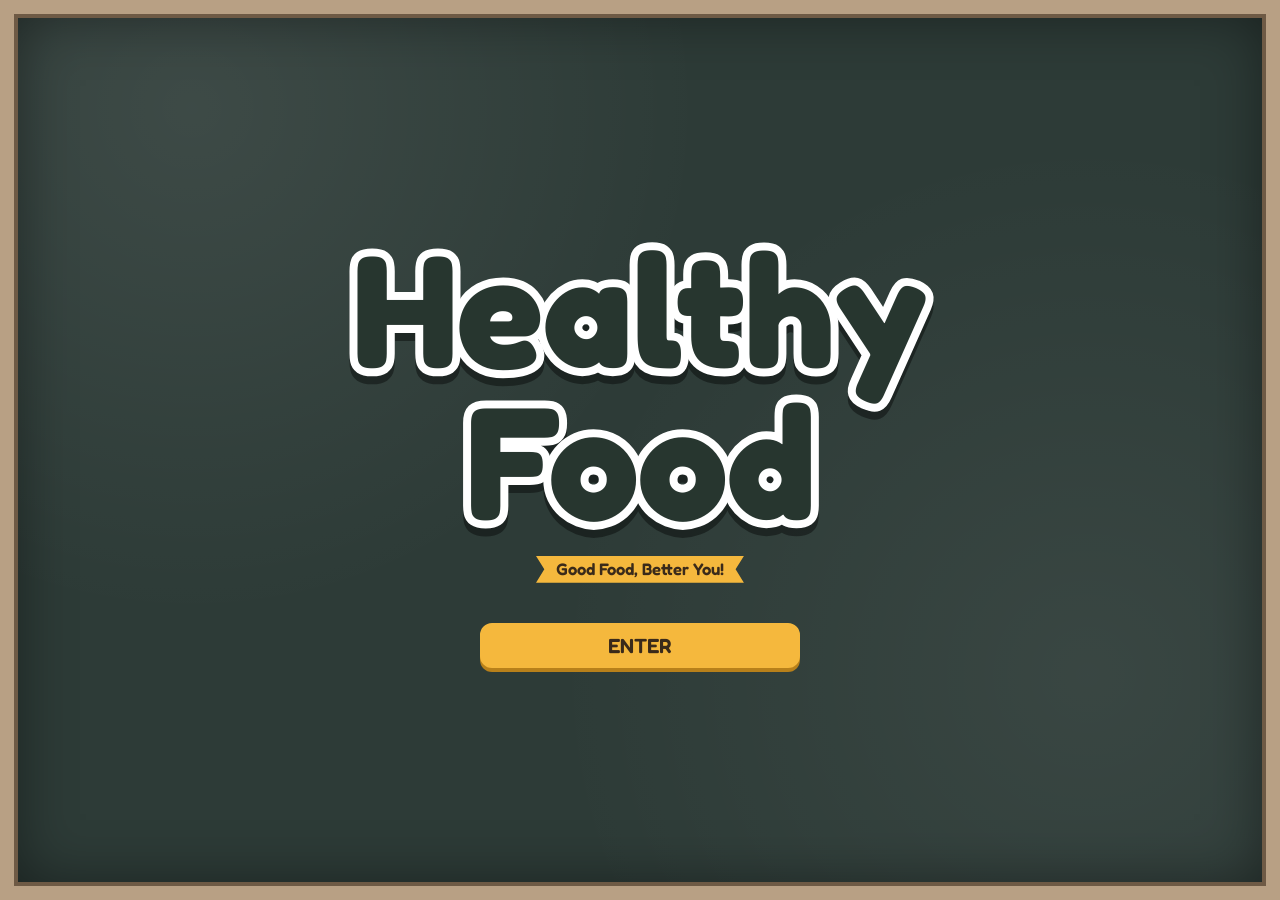
<file: index.html>
<!DOCTYPE html>
<html lang="en">
<head>
<meta charset="UTF-8">
<meta name="viewport" content="width=device-width, initial-scale=1">
<title>Healthy Food</title>
<link rel="preconnect" href="https://fonts.googleapis.com">
<link rel="preconnect" href="https://fonts.gstatic.com" crossorigin>
<link href="https://fonts.googleapis.com/css2?family=Fredoka:wght@500;600;700&family=Patrick+Hand&display=swap" rel="stylesheet">
<link rel="icon" type="image/png" href="hfwebsitelogo.png">
<style>
  :root {
    --red: #ff353b;
    --navy: #1b1438;
    --grey: #c9cfd6;
    --accent: #f4f26b;
    --white: #ffffff;
    --ease: cubic-bezier(.65, 0, .25, 1);
  }
  * { box-sizing: border-box; margin: 0; padding: 0; }
  html, body { height: 100%; }
  body {
    background: var(--red);
    font-family: 'Outfit', 'Poppins', 'Segoe UI', sans-serif;
    color: var(--white);
    overflow: hidden;
  }

  .screen { position: fixed; inset: 0; }

  /* ---------- Title (shared look on both pages) ---------- */
  .title {
    display: flex;
    font-weight: 900; line-height: .9; letter-spacing: -.01em; text-transform: uppercase;
  }
  .title span { display: block; white-space: nowrap; will-change: transform; }
  .tagline { font-weight: 800; width: fit-content; will-change: transform; }

  /* ---------- Landing ---------- */
  #landing {
    display: flex; flex-direction: column; align-items: center; justify-content: center;
    text-align: center; padding: 0 5vw;
  }
  #landing .title { flex-direction: column; align-items: center; font-size: clamp(64px, 12.5vw, 190px); }
  #landing .tagline { font-size: clamp(14px, 1.3vw, 20px); margin-top: 2.2vh; }

  .btn {
    display: inline-block; text-decoration: none; cursor: pointer;
    background: var(--navy); color: var(--white);
    font-family: inherit; font-weight: 800; font-size: clamp(16px, 1.6vw, 22px);
    border: 2px solid rgba(255,255,255,.18); border-radius: 12px;
    transition: transform .2s ease, box-shadow .2s ease, background .2s ease;
  }
  .btn:hover { transform: translateY(-3px) scale(1.03); box-shadow: 0 10px 24px rgba(0,0,0,.3); background: #26204d; }
  .btn:active { transform: translateY(0) scale(.98); }
  .btn:focus-visible { outline: 3px solid var(--accent); outline-offset: 3px; }

  #enter {
    margin-top: 4.5vh; width: min(320px, 70vw); padding: 8px 0; text-transform: uppercase;
    /* comes back in after the title has settled (when returning from page 2) */
    transition: opacity .5s ease .55s, transform .5s ease .55s, box-shadow .2s ease, background .2s ease;
  }
  body.entered #enter {
    opacity: 0; transform: translateY(18px); pointer-events: none;
    transition: opacity .35s ease, transform .35s ease;
  }

  /* ---------- Menu ---------- */
  #menu { pointer-events: none; }
  body.entered #menu { pointer-events: auto; }

  #menu .head { position: absolute; top: 6vh; left: 6vw; }
  #menu .title { flex-direction: row; gap: .26em; align-items: flex-start; font-size: clamp(40px, 6.2vw, 96px); }
  #menu .tagline { margin-top: 6px; font-size: clamp(12px, 1vw, 15px); }

  /* only one copy of the title is visible at a time; the swap happens after the morph */
  #menu .head .title, #menu .head .tagline { visibility: hidden; }
  body.head-on #menu .head .title, body.head-on #menu .head .tagline { visibility: visible; }
  body.head-on #landing .title, body.head-on #landing .tagline { visibility: hidden; }

  .path {
    position: absolute; left: 6vw; right: 6vw; top: 50%; transform: translateY(-50%);
    display: flex; align-items: flex-end; justify-content: space-between;
  }

  .node {
    position: relative; padding-top: 34px; flex: 0 0 auto;
    opacity: 0; transform: translateY(28px);
    transition: opacity .35s ease, transform .35s ease;
  }
  body.entered .node {
    opacity: 1; transform: none;
    transition: opacity .7s ease var(--d), transform .9s cubic-bezier(.2, .9, .3, 1.08) var(--d);
  }
  .node:nth-child(1) { --d: .6s; }
  .node:nth-child(3) { --d: .8s; }
  .node:nth-child(5) { --d: 1s; }

  /* grey tab + icon above the button */
  .node::before {
    content: ""; position: absolute; left: 8%; right: 8%; top: 22px; height: 34px;
    background: var(--grey); border-radius: 18px 18px 0 0;
  }
  .icon {
    position: absolute; left: 50%; top: 0; transform: translateX(-50%);
    width: 56px; height: 56px; border-radius: 50%; background: var(--grey);
    display: grid; place-items: center;
  }
  .icon svg { width: 30px; height: 30px; stroke: #000; fill: none; stroke-width: 2.2; stroke-linecap: round; stroke-linejoin: round; }

  .card {
    position: relative; z-index: 2; display: block; text-decoration: none; color: var(--white);
    background: var(--navy); border: 2px solid var(--accent); border-radius: 10px;
    padding: 16px 28px; font-weight: 800; font-size: clamp(15px, 1.5vw, 22px); text-align: center; white-space: nowrap;
    box-shadow: 0 10px 22px rgba(0,0,0,.28);
    transition: transform .2s ease, box-shadow .2s ease, background .2s ease;
  }
  .card:hover { transform: translateY(-4px) scale(1.04); box-shadow: 0 16px 30px rgba(0,0,0,.35); background: #26204d; }
  .card:active { transform: scale(.97); }
  .card:focus-visible { outline: 3px solid var(--white); outline-offset: 4px; }

  /* dashed connectors that draw in */
  .link {
    flex: 1 1 0; height: 0; margin-bottom: 30px; min-width: 20px;
    border-top: 3px dashed rgba(255,255,255,.85);
    transform: scaleX(0); transform-origin: left;
    transition: transform .3s ease;
  }
  body.entered .link { transform: scaleX(1); transition: transform .7s var(--ease) var(--d); }
  .link:nth-child(2) { --d: .95s; }
  .link:nth-child(4) { --d: 1.15s; }

  .back { position: absolute; right: 6vw; top: 6vh; padding: 8px 18px; font-size: 15px; opacity: 0; transition: opacity .3s ease; }
  body.entered .back { opacity: 1; transition: opacity .6s ease 1.1s; }

  /* ---------- Fun fact ---------- */
  .funfact {
    position: absolute; left: 50%; bottom: 7vh; transform: translateX(-50%);
    width: min(760px, 88vw); text-align: center;
    font-size: clamp(14px, 1.4vw, 20px); font-weight: 600; line-height: 1.4;
    opacity: 0; transition: opacity .3s ease;
  }
  .funfact b { font-weight: 900; text-transform: uppercase; letter-spacing: .04em; }
  body.entered .funfact { opacity: 1; transition: opacity .8s ease 1.3s; }

  /* ---------- Mobile ---------- */
  @media (max-width: 860px) {
    .path { flex-direction: column; align-items: center; top: 56%; }
    .link {
      flex: 0 0 40px; width: 0; border-top: 0; border-left: 3px dashed rgba(255,255,255,.85);
      margin: 0; transform: scaleY(0); transform-origin: top;
    }
    body.entered .link { transform: scaleY(1); }
    .node { padding-top: 30px; }
  }

  @media (prefers-reduced-motion: reduce) {
    *, *::before { transition-duration: .01s !important; transition-delay: 0s !important; }
  }
  /* ================= POSTER THEME (chalkboard + wooden frame) ================= */
  html { background: #d9d1c3; }
  body {
    font-family: 'Fredoka', 'Segoe UI', sans-serif;
    background:
      radial-gradient(circle at 15% 12%, rgba(255,255,255,.08), transparent 38%),
      radial-gradient(circle at 85% 75%, rgba(255,255,255,.06), transparent 42%),
      #2d3b37;
  }
  body::before {
    content: ""; position: fixed; inset: 0; z-index: 50; pointer-events: none;
    border: 14px solid #b8a084;
    box-shadow: inset 0 0 0 4px #6e5a45, inset 0 0 60px rgba(0,0,0,.45);
  }

  /* sticker title */
  .title { font-family: 'Fredoka', sans-serif; font-weight: 700; text-transform: none; letter-spacing: 0; line-height: .95; }
  .title span {
    color: #27362f; -webkit-text-stroke: .1em #fff; paint-order: stroke fill;
    filter: drop-shadow(0 .05em 0 rgba(0,0,0,.4));
  }
  /* yellow ribbon tagline */
  .tagline {
    font-weight: 600; background: #f5b83d; color: #3a2a1a;
    padding: .2em 1.2em; clip-path: polygon(0 0, 100% 0, 96% 50%, 100% 100%, 0 100%, 4% 50%);
  }

  .btn {
    background: #fff4e0; color: #3a2a1a; border: 2px solid #f5b83d; font-weight: 600;
    box-shadow: 0 4px 0 #b8801a;
  }
  .btn:hover { background: #fff; box-shadow: 0 6px 0 #b8801a; }
  .btn:active { box-shadow: 0 1px 0 #b8801a; }
  #enter { background: #f5b83d; }
  #enter:hover { background: #ffc94f; }

  /* menu tabs in the poster's orange / green / purple */
  .node:nth-child(1) { --c: #f5a04a; --cd: #b85a12; }
  .node:nth-child(3) { --c: #7bbf5f; --cd: #3f7d2c; }
  .node:nth-child(5) { --c: #a77de0; --cd: #6c3fb0; }
  .node::before { background: var(--c); }
  .icon { background: var(--c); }
  .card {
    background: #fff7e8; color: var(--cd); border: 3px solid var(--c); font-weight: 600;
    box-shadow: 0 6px 0 var(--c), 0 12px 22px rgba(0,0,0,.3);
  }
  .card:hover { background: #fff; box-shadow: 0 8px 0 var(--c), 0 16px 28px rgba(0,0,0,.35); }
  .card:focus-visible { outline-color: #f4f26b; }

  /* fun fact as a speech bubble */
  .funfact {
    background: #fff; color: #3a2f45; padding: 14px 26px; border-radius: 30px; border: 2px dashed #bfb8c9;
    font-family: 'Patrick Hand', sans-serif; font-weight: 400; font-size: clamp(16px, 1.6vw, 22px);
    box-shadow: 0 5px 0 rgba(0,0,0,.25);
  }
  .funfact b { font-family: 'Fredoka', sans-serif; color: #d9701a; }
  /* 4th button: Basket Catch (4 tabs, so tighter cards + earlier stacking) */
  .node:nth-child(7) { --c: #5bb0e6; --cd: #2a78ad; --d: 1.2s; }
  .link:nth-child(6) { --d: 1.35s; }
  .card { padding: 16px 20px; font-size: clamp(14px, 1.3vw, 20px); }
  @media (max-width: 1100px) {
    .path { flex-direction: column; align-items: center; top: 56%; }
    .link {
      flex: 0 0 28px; width: 0; border-top: 0; border-left: 3px dashed rgba(255,255,255,.85);
      margin: 0; transform: scaleY(0); transform-origin: top;
    }
    body.entered .link { transform: scaleY(1); }
    .node { padding-top: 28px; }
  }
  /* phones: smaller fun fact so Basket Catch stays visible */
  /* small screens: menu page scrolls, content flows top to bottom */
  @media (max-width: 1100px) {
    #menu { overflow-y: auto; overflow-x: hidden; -webkit-overflow-scrolling: touch; padding: 0 0 6vh; }
    #menu .head { position: relative; top: auto; left: auto; margin: 6vh 0 0 6vw; width: fit-content; }
    .path { position: relative; left: auto; right: auto; top: auto; transform: none; margin: 5vh 6vw 0; }
    .funfact { position: relative; left: auto; bottom: auto; transform: none; margin: 5vh auto 0; }
    .back { position: fixed; z-index: 60; }
  }
  @media (max-width: 600px) {
    .funfact {
      width: 92vw; padding: 6px 12px; border-radius: 16px;
      font-size: 12px; line-height: 1.25; box-shadow: 0 3px 0 rgba(0,0,0,.25);
    }
    .link { flex-basis: 18px; }
    .node { padding-top: 24px; }
    .card { padding: 10px 16px; }
    .back { right: 5vw; top: 3vh; padding: 4px 10px; font-size: 12px; border-radius: 8px; box-shadow: 0 2px 0 #b8801a; }
  }
  /* hover / keyboard-focus description bubbles on the menu buttons */
  .card:hover, .card:focus-visible { z-index: 20; }
  .card::after {
    content: attr(data-desc);
    position: absolute; left: 50%; top: calc(100% + 16px);
    width: max-content; max-width: min(260px, 80vw);
    transform: translate(-50%, 6px);
    background: #fff; color: #3a2f45; padding: 12px 18px; border-radius: 18px; border: 2px dashed #bfb8c9;
    font-family: 'Patrick Hand', sans-serif; font-weight: 400; font-size: clamp(16px, 1.4vw, 20px); line-height: 1.25;
    white-space: normal; text-align: center;
    box-shadow: 0 5px 0 rgba(0,0,0,.25);
    opacity: 0; visibility: hidden; pointer-events: none;
    transition: opacity .2s ease, transform .2s ease, visibility .2s;
  }
  .card::before {
    content: ""; position: absolute; left: 50%; top: calc(100% + 9px);
    width: 14px; height: 14px; background: #fff; border-left: 2px dashed #bfb8c9; border-top: 2px dashed #bfb8c9;
    transform: translate(-50%, 6px) rotate(45deg); z-index: 1;
    opacity: 0; visibility: hidden; pointer-events: none;
    transition: opacity .2s ease, transform .2s ease, visibility .2s;
  }
  .card:hover::after, .card:focus-visible::after { opacity: 1; visibility: visible; transform: translate(-50%, 0); }
  .card:hover::before, .card:focus-visible::before { opacity: 1; visibility: visible; transform: translate(-50%, 0) rotate(45deg); }
</style>
</head>
<body>

<!-- ================= PAGE 1: LANDING ================= -->
<section id="landing" class="screen">
  <h1 class="title"><span>Healthy</span><span>Food</span></h1>
  <p class="tagline">Good Food, Better You!</p>
  <button id="enter" class="btn">Enter</button>
</section>

<!-- ================= PAGE 2: MENU ================= -->
<section id="menu" class="screen">
  <div class="head">
    <h2 class="title"><span>Healthy</span><span>Food</span></h2>
    <p class="tagline">Good Food, Better You!</p>
  </div>

  <!-- Optional: go back to the landing page -->
  <button id="back" class="btn back">← Back</button>

  <!--
    ★ TO ADD YOUR LINKS ★
    Replace each href="#" below with your page / game link, e.g. href="about.html"
    or href="https://example.com". While href="#", the button does nothing.
  -->
  <div class="path">
    <div class="node">
      <div class="icon">
        <svg viewBox="0 0 24 24"><circle cx="12" cy="12" r="9"/><line x1="12" y1="11" x2="12" y2="17"/><circle cx="12" cy="7.5" r=".6"/></svg>
      </div>
      <a class="card" id="btn-about" href="about.html" data-desc="What is healthy food? And what makes healthy food important?">About Healthy Foods</a>
    </div>

    <div class="link"></div>

    <div class="node">
      <div class="icon">
        <svg viewBox="0 0 24 24" style="fill:#000;stroke:none"><path d="M12 22c0-5 0-8 2-11C11 12 6 12 4 9c0-1 .5-2 2-2 3 0 6 1.500 7.500 4C14 7 16 4 20 2c1 5-1 9-5 11-1 1.500-1 4-1 9h-2z"/></svg>
      </div>
      <a class="card" id="btn-benefits" href="benefits.html" data-desc="What benefits does healthy food give to the human body?">Benefits of Health Foods</a>
    </div>

    <div class="link"></div>

    <div class="node">
      <div class="icon">
        <svg viewBox="0 0 24 24"><circle cx="12" cy="12" r="9"/><path d="M9.200 9.500a2.900 2.900 0 1 1 4.200 2.600c-.9.500-1.400 1-1.400 2"/><circle cx="12" cy="17.200" r=".6"/></svg>
      </div>
      <a class="card" id="btn-quiz" href="quiz.html" data-desc="Check what healthy things you have done.">Do You Eat Healthy Food?</a>
    </div>

    <div class="link"></div>

    <div class="node">
      <div class="icon">
        <svg viewBox="0 0 24 24"><path d="M3 10h18l-2 10H5z"/><path d="M7 10l5-6 5 6"/></svg>
      </div>
      <a class="card" id="btn-game" href="Basket%20Catch.html" data-desc="Test your knowledge head on by picking the right food!">Play Basket Catch</a>
    </div>
  </div>

  <!-- Fun fact: changes every time you arrive on this page -->
  <p class="funfact" id="funfact"><b>Fun fact:</b><span id="funfact-text"></span></p>
</section>

<script>
  const body = document.body;
  const landing = document.getElementById('landing');
  const head = document.querySelector('#menu .head');
  const funFactText = document.getElementById('funfact-text');

  // ★ Add or edit fun facts here ★
  const funFacts = [
    "About 25% of an apple's volume is made up of air, which is why apples float in water.",
    "Originally, most cultivated carrots grown by farmers were purple, yellow, or white instead of orange.",
    "A single pineapple plant takes about two to three years to produce just one fruit.",
    "Botanically speaking, strawberries are not actually berries, but bananas and avocados are.",
    "Ounce for ounce, fresh broccoli contains more Vitamin C than an orange.",
    "Avocados actually contain more potassium than bananas.",
    "High-quality dark chocolate is rich in antioxidants, fiber, and iron.",
    "Bananas naturally contain a tiny fraction of radioactive potassium."
  ];
  let lastFact = -1;
  function showNewFact() {
    let i;
    do { i = Math.floor(Math.random() * funFacts.length); }
    while (i === lastFact && funFacts.length > 1);
    lastFact = i;
    funFactText.textContent = ' ' + funFacts[i];
  }

  // ---- Seamless title morph ----
  // The big title literally travels to the top-left corner (and back), word by word.
  const REDUCED = matchMedia('(prefers-reduced-motion: reduce)').matches;
  const DURATION = REDUCED ? 1 : 1100;
  const EASE = 'cubic-bezier(.65, 0, .25, 1)';
  const PARTS = '.title span, .tagline';

  function morph(fromRoot, toRoot) {
    const from = [...fromRoot.querySelectorAll(PARTS)];
    const to = [...toRoot.querySelectorAll(PARTS)];
    return from.map((el, i) => {
      const a = el.getBoundingClientRect();
      const b = to[i].getBoundingClientRect();
      el.style.transformOrigin = '0 0';
      return el.animate(
        [
          { transform: 'translate(0px, 0px) scale(1)' },
          { transform: `translate(${b.left - a.left}px, ${b.top - a.top}px) scale(${b.width / a.width})` }
        ],
        { duration: DURATION, easing: EASE, fill: 'forwards' }
      );
    });
  }

  let busy = false;
  function go(entering) {
    if (busy) return;
    busy = true;

    // menu may be scrolled on small screens; reset so the title morph lines up
    if (!entering) document.getElementById('menu').scrollTop = 0;

    if (entering) showNewFact();

    const anims = entering ? morph(landing, head) : morph(head, landing);
    body.classList.toggle('entered', entering);   // cards / lines / fun fact animate via CSS

    Promise.all(anims.map(a => a.finished)).then(() => {
      body.classList.toggle('head-on', entering);  // swap which title copy is visible
      anims.forEach(a => a.cancel());              // same frame: no flicker
      busy = false;
    });
  }

  document.getElementById('enter').addEventListener('click', () => go(true));
  document.getElementById('back').addEventListener('click', () => go(false));

  // Buttons whose href is still "#" won't jump the page
  document.querySelectorAll('a[href="#"]').forEach(a =>
    a.addEventListener('click', e => e.preventDefault())
  );
</script>
</body>
</html>
</file>
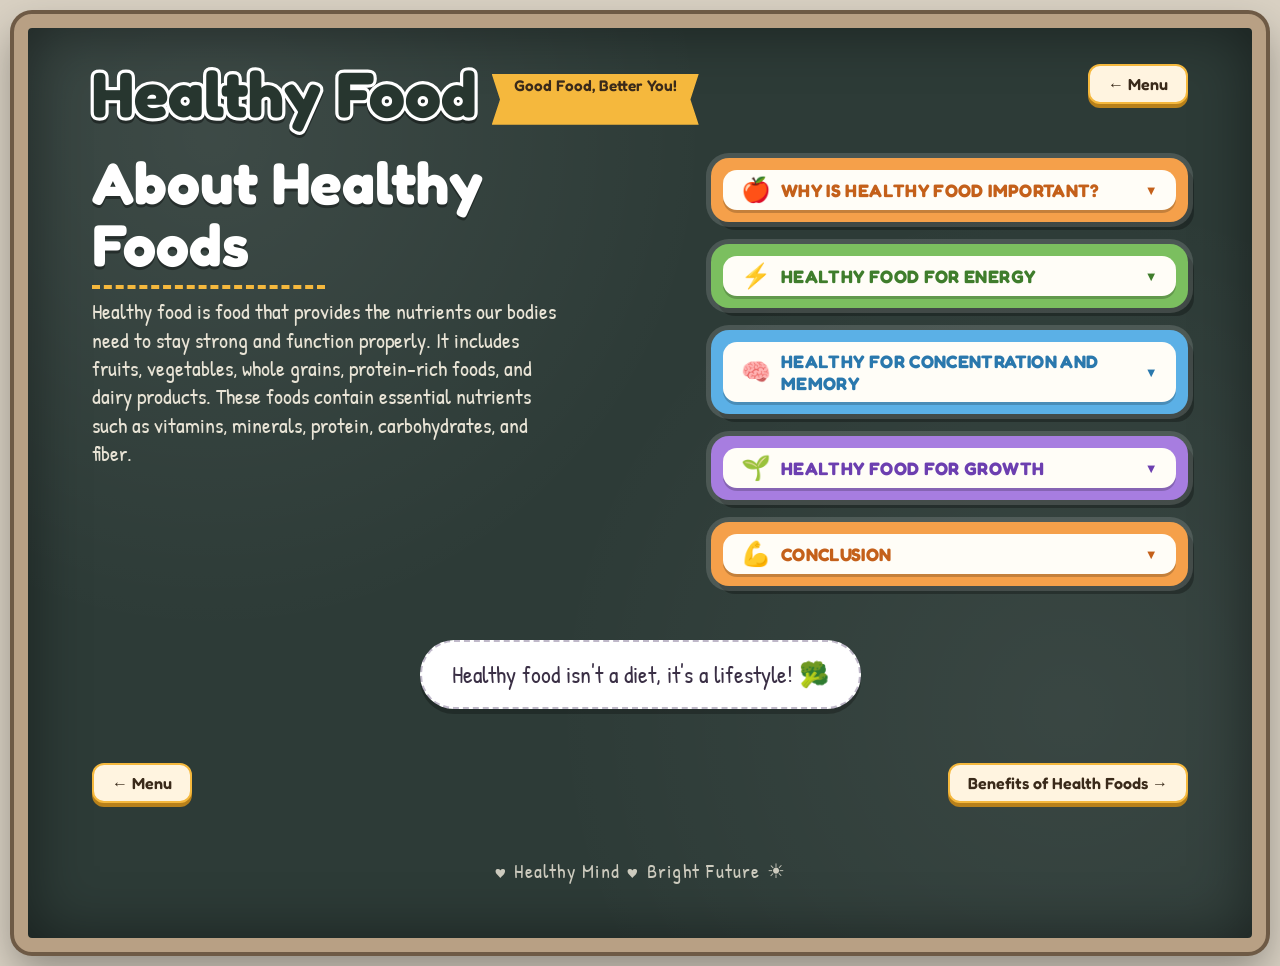
<file: about.html>
<!DOCTYPE html>
<html lang="en">
<head>
<meta charset="UTF-8">
<meta name="viewport" content="width=device-width, initial-scale=1">
<title>About Healthy Foods</title>
<link rel="preconnect" href="https://fonts.googleapis.com">
<link rel="preconnect" href="https://fonts.gstatic.com" crossorigin>
<link href="https://fonts.googleapis.com/css2?family=Fredoka:wght@500;600;700&family=Patrick+Hand&display=swap" rel="stylesheet">
<link rel="stylesheet" href="style.css">
<link rel="icon" type="image/png" href="hfwebsitelogo.png">
<style>
  /* Two columns: title + intro on the left, expandable points on the right */
  .about-layout{
    display:grid;
    grid-template-columns:minmax(0,1fr) minmax(0,1.25fr);
    gap:3rem;
    align-items:start;
  }
  .about-intro{position:sticky;top:1.5rem}
  .about-intro .lead{margin-bottom:0}

  .points{display:flex;flex-direction:column;align-items:flex-end;gap:22px;padding-top:6px}

  /* Same look as the other cards: colored card, cream label tab, white note */
  .point{
    --c:#f5a04a; --cd:#c4601a;
    position:relative;
    width:82%;                         /* wide tab on the right when closed */
    max-width:100%;
    background:var(--c);
    border-radius:18px;
    padding:12px;
    box-shadow:0 0 0 5px rgba(255,255,255,.14), 6px 8px 0 rgba(0,0,0,.28);
    transition:width .45s cubic-bezier(.2,.8,.2,1), transform .25s ease;
  }
  .point.a1{--c:#7bbf5f;--cd:#3f7d2c}
  .point.a2{--c:#5bb0e6;--cd:#2a78ad}
  .point.a3{--c:#a77de0;--cd:#6c3fb0}
  .point.re{--c:#f5a04a;--cd:#c4601a}
  .point:not(.open):hover{transform:translateY(-4px) rotate(-.6deg)}
  .point.open{width:100%;min-height:250px}   /* big box when opened */

  .point-head{
    all:unset;
    box-sizing:border-box;
    width:100%;
    display:flex;
    align-items:center;
    gap:10px;
    padding:8px 18px;
    cursor:pointer;
    background:var(--paper);
    color:var(--cd);
    border-radius:14px;
    box-shadow:0 3px 0 rgba(0,0,0,.2);
    font-family:'Fredoka',sans-serif;
    font-weight:700;
    font-size:18px;
    letter-spacing:.02em;
    text-transform:uppercase;
    transition:background .2s;
  }
  .point-head:hover{background:#fff}
  .point-head:focus-visible{outline:3px solid var(--accent);outline-offset:3px}
  .point-head .emoji{font-size:24px;line-height:1}
  .point-head .emoji{flex-shrink:0}
  .point-head .title{flex:1;min-width:0;overflow-wrap:anywhere}
  .point-head .chev{flex-shrink:0;font-size:13px;transition:transform .3s}
  .point.open .point-head{font-size:21px}
  .point.open .point-head .chev{transform:rotate(180deg)}

  /* note panel slides open */
  .point-body{
    display:grid;
    grid-template-rows:0fr;
    transition:grid-template-rows .4s ease;
  }
  .point.open .point-body{grid-template-rows:1fr}
  .point-body > div{overflow:hidden}
  .point-body p{
    margin-top:14px;
    background:var(--paper);
    color:var(--ink);
    border-radius:8px;
    padding:22px 20px 26px;
    font-size:24px;
    line-height:1.3;
    text-align:center;
    box-shadow:0 4px 0 rgba(0,0,0,.15);
  }

  @media (max-width:760px){
    .about-layout{grid-template-columns:1fr;gap:1.5rem}
    .about-intro{position:static}
    .point{width:100%}
    .point.open{width:100%}
  }
  @media (max-width:420px){
    .point{padding:8px}
    .point-head{padding:8px 12px;gap:8px;font-size:15px}
    .point.open .point-head{font-size:17px}
    .point-head .emoji{font-size:20px}
    .point-body p{font-size:19px;padding:18px 14px 22px}
  }
</style>
</head>
<body>
  <header class="top">
    <a class="logo" href="index.html"><span>Healthy</span><span>Food</span><small>Good Food, Better You!</small></a>
    <a class="btn" href="index.html">← Menu</a>
  </header>

  <main class="about-layout">
    <div class="about-intro">
      <h1 class="page-title reveal">About Healthy Foods</h1>
      <p class="lead reveal" style="--d:.1s">Healthy food is food that provides the nutrients our bodies need to stay strong and function properly. It includes fruits, vegetables, whole grains, protein-rich foods, and dairy products. These foods contain essential nutrients such as vitamins, minerals, protein, carbohydrates, and fiber.</p>
    </div>

    <section class="points" aria-label="Why healthy food matters">
      <article class="point thesis reveal" style="--d:.2s">
        <button class="point-head" aria-expanded="false" aria-controls="p-thesis" id="h-thesis">
          <span class="emoji">🍎</span><span class="title">Why is healthy food important?</span><span class="chev">▼</span>
        </button>
        <div class="point-body" id="p-thesis" role="region" aria-labelledby="h-thesis"><div>
          <p>Healthy food is important for students because it helps our bodies stay strong and active while supporting better learning. Eating a balanced diet that includes fruits, vegetables, rice, eggs, fish, meat, and milk provides the nutrients our bodies need to grow and function properly. These foods give us energy for daily activities, help our brains work effectively, and strengthen our immune systems to protect us from illnesses. By choosing healthy foods every day, students can improve their physical health, perform better in school, and develop good eating habits for the future.</p>
        </div></div>
      </article>

      <article class="point a1 reveal" style="--d:.35s">
        <button class="point-head" aria-expanded="false" aria-controls="p-a1" id="h-a1">
          <span class="emoji">⚡</span><span class="title">Healthy food for energy</span><span class="chev">▼</span>
        </button>
        <div class="point-body" id="p-a1" role="region" aria-labelledby="h-a1"><div>
          <p>Healthy food provides energy for our daily activities and helps us stay active, so we can do our best at school. Foods that contain carbohydrates, such as white rice, brown rice, potatoes, bread, and bananas, give our bodies energy to walk, run, play, and participate in classroom activities. For example, eating rice for breakfast or lunch helps provide the energy we need to study and complete schoolwork. Meanwhile, foods rich in protein, such as eggs, fish, chicken, and beans, help build and repair our muscles, keeping our bodies strong. Eating a balanced meal and drinking enough water can also help us feel less tired throughout the day. Therefore, choosing healthy foods helps students stay energetic, participate actively in school, and complete their daily tasks more effectively.</p>
        </div></div>
      </article>

      <article class="point a2 reveal" style="--d:.5s">
        <button class="point-head" aria-expanded="false" aria-controls="p-a2" id="h-a2">
          <span class="emoji">🧠</span><span class="title">Healthy for concentration and memory</span><span class="chev">▼</span>
        </button>
        <div class="point-body" id="p-a2" role="region" aria-labelledby="h-a2"><div>
          <p>Healthy food directly fuels our brain, supporting better concentration and memory so we can stay focused in class and understand complex lessons much more easily. For instance, oily fish like salmon and nuts like walnuts are rich in omega-3 fatty acids, which build brain cells and improve processing speed. Blueberries are packed with antioxidants that protect brain tissue and delay memory decline, while leafy greens like spinach provide vitamin K and folate to sharpen focus. Additionally, eating whole grains like oats ensures a steady supply of glucose to the brain, preventing energy crashes and helping us maintain sharp attention throughout the school day.</p>
        </div></div>
      </article>

      <article class="point a3 reveal" style="--d:.65s">
        <button class="point-head" aria-expanded="false" aria-controls="p-a3" id="h-a3">
          <span class="emoji">🌱</span><span class="title">Healthy food for growth</span><span class="chev">▼</span>
        </button>
        <div class="point-body" id="p-a3" role="region" aria-labelledby="h-a3"><div>
          <p>Healthy eating builds good habits that last a lifetime, helps reduce the risk of certain diseases, and supports our growth into healthier and stronger individuals. Eating a variety of nutritious foods, including fruits, vegetables, whole grains, protein-rich foods, and dairy products or suitable alternatives, provides essential nutrients for our bodies. For example, milk, yogurt, and calcium-rich foods help build strong bones and teeth, while eggs, fish, chicken, and beans provide protein for growth and muscle development. Fruits and vegetables contain vitamins, minerals, and fiber that support digestion and help our bodies function properly. Choosing water instead of sugary drinks and limiting foods that contain excessive sugar, salt, and unhealthy fats can also help protect our long-term health. By practicing these habits from a young age, students can lower their risk of health problems later in life and learn to make better decisions about what they eat. As a result, healthy eating helps us grow properly, maintain our health, and build a healthier future.</p>
        </div></div>
      </article>

      <article class="point re reveal" style="--d:.8s">
        <button class="point-head" aria-expanded="false" aria-controls="p-re" id="h-re">
          <span class="emoji">💪</span><span class="title">Conclusion</span><span class="chev">▼</span>
        </button>
        <div class="point-body" id="p-re" role="region" aria-labelledby="h-re"><div>
          <p>choosing healthy food is a simple but important step toward building a stronger body, improving learning, and creating a healthier future. Nutritious foods such as rice, bananas, eggs, fish, vegetables, and fruits provide the energy and nutrients students need to stay active throughout the day. They also support normal brain function, helping students concentrate during lessons and remember important information. Furthermore, developing healthy eating habits at a young age can support proper growth and reduce the risk of certain diseases as we get older. Although unhealthy snacks and sugary drinks may be tempting, we should try to make healthier choices and eat a balanced diet every day. We do not need to change all our eating habits at once; even small steps, such as eating more fruit, drinking more water, and adding vegetables to our meals, can make a difference. Therefore, every student should understand the importance of healthy eating because a healthy body supports a healthy mind, and both help us achieve a brighter future.</p>
        </div></div>
      </article>
    </section>
  </main>

  <p class="motto reveal" style="--d:1s">Healthy food isn't a diet, it's a lifestyle! 🥦</p>

  <nav class="pager">
    <a class="btn" href="index.html">← Menu</a>
    <a class="btn" href="benefits.html">Benefits of Health Foods →</a>
  </nav>

  <script>
    // Click a point to expand it; opening one closes the others. Click again to collapse.
    document.querySelectorAll('.point-head').forEach(function (btn) {
      btn.addEventListener('click', function () {
        var item = btn.closest('.point');
        var willOpen = !item.classList.contains('open');
        document.querySelectorAll('.point').forEach(function (p) {
          p.classList.remove('open');
          p.querySelector('.point-head').setAttribute('aria-expanded', 'false');
        });
        if (willOpen) {
          item.classList.add('open');
          btn.setAttribute('aria-expanded', 'true');
        }
      });
    });
  </script>
</body>
</html>
</file>
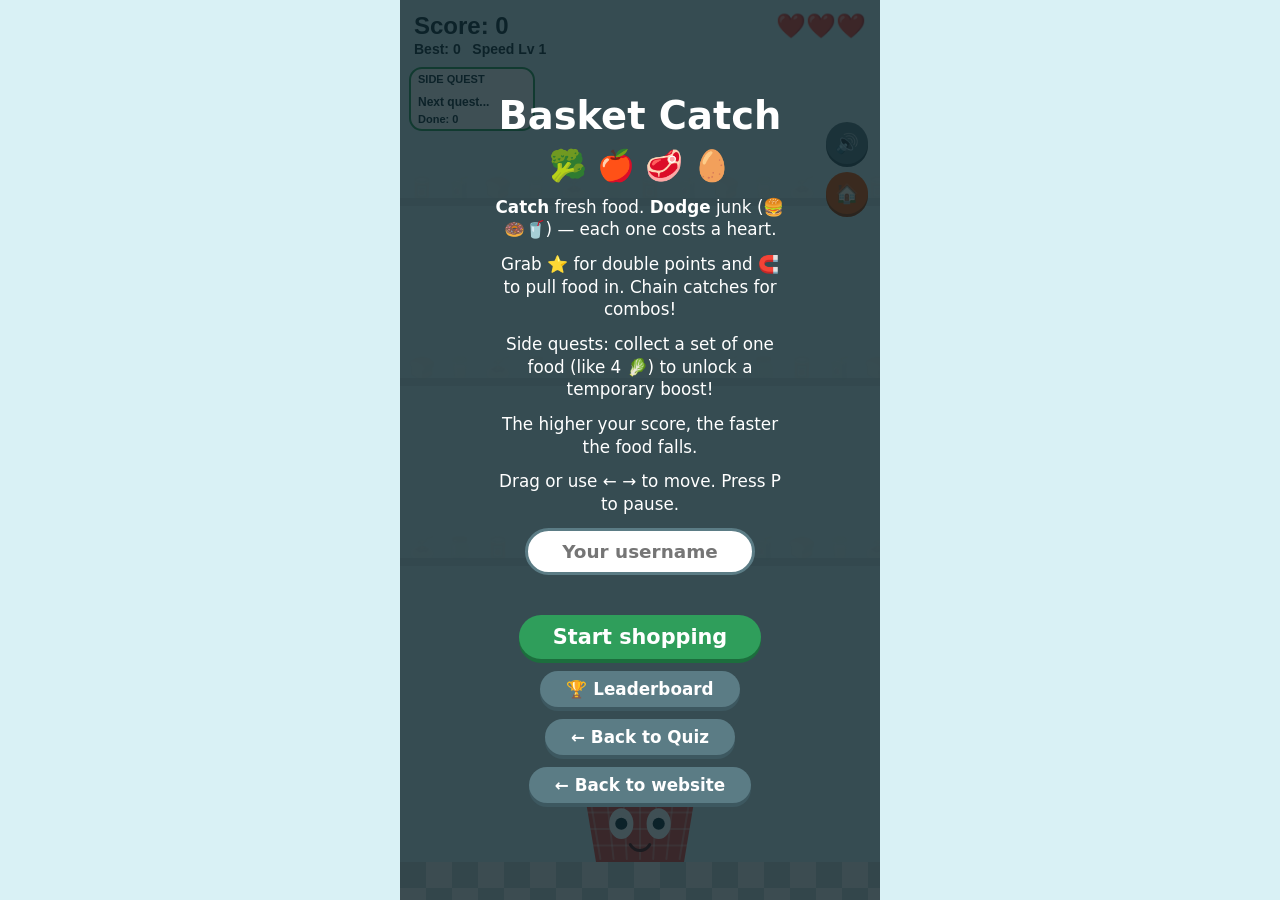
<file: Basket Catch.html>
<!DOCTYPE html>
<html lang="en">
<head>
<meta charset="utf-8">
<meta name="viewport" content="width=device-width, initial-scale=1, viewport-fit=cover">
<title>Basket Catch</title>
<style>
:root{--bg:#d9f1f5;--ink:#17323a;--card:#fff;--accent:#2f9e5b;--bad:#d9453b;--gold:#f2b705;color-scheme:light dark;box-sizing:border-box;padding-top:env(safe-area-inset-top,0px);padding-bottom:env(safe-area-inset-bottom,0px)}
@media (prefers-color-scheme:dark){:root:not([data-theme="light"]){--bg:#10262c;--ink:#e6f4f1;--card:#1b3a42}}
:root[data-theme="dark"]{--bg:#10262c;--ink:#e6f4f1;--card:#1b3a42}
html,body{height:100%;margin:0;background:var(--bg);color:var(--ink);font-family:"Baloo 2","Trebuchet MS",system-ui,sans-serif;overflow:hidden;touch-action:none;user-select:none}
#wrap{position:relative;height:100%;max-width:480px;margin:0 auto}
canvas{display:block;width:100%;height:100%}  
.ov{position:absolute;inset:0;display:flex;flex-direction:column;align-items:center;justify-content:center;gap:12px;background:rgba(10,30,36,.78);text-align:center;padding:24px;color:#fff}
.ov h1{margin:0;font-size:2.4rem;line-height:1}
.ov p{margin:0;max-width:300px;font-size:1.05rem;line-height:1.35}
.ov .row{display:flex;gap:10px;flex-wrap:wrap;justify-content:center;font-size:1.9rem}
button{font:inherit;font-weight:800;font-size:1.3rem;padding:10px 34px;border:0;border-radius:999px;background:var(--accent);color:#fff;cursor:pointer;box-shadow:0 4px 0 #1c6e3d}
button:active{transform:translateY(3px);box-shadow:0 1px 0 #1c6e3d}
button:focus-visible{outline:3px solid var(--gold);outline-offset:3px}
.hide{display:none!important}
.ib{position:absolute;right:12px;width:42px;height:42px;padding:0;font-size:1.2rem;border-radius:50%;box-shadow:0 3px 0 #1c6e3d;display:flex;align-items:center;justify-content:center}
#pauseBtn{top:72px}#muteBtn{top:122px;background:#5b7c85;box-shadow:0 3px 0 #3d5860}
.ov .btns{display:flex;gap:12px;flex-wrap:wrap;justify-content:center}
.ov button.alt{background:#5b7c85;box-shadow:0 4px 0 #3d5860}
a.ib{background:#e8590c;color:#fff;text-decoration:none;box-shadow:0 3px 0 #a33d07}
#homeBtn{top:172px}
.ov a.btnlink{font-weight:800;font-size:1.05rem;padding:8px 26px;border-radius:999px;background:#5b7c85;color:#fff;text-decoration:none;box-shadow:0 4px 0 #3d5860}
.ov a.btnlink:active{transform:translateY(3px);box-shadow:0 1px 0 #3d5860}
.ov a.btnlink:focus-visible{outline:3px solid var(--gold);outline-offset:3px}
.ov{overflow-y:auto}
input{user-select:text;-webkit-user-select:text;touch-action:auto}
.ov input{font:inherit;font-weight:800;font-size:1.15rem;width:230px;max-width:100%;box-sizing:border-box;padding:10px 18px;border:3px solid #5b7c85;border-radius:999px;background:#fff;color:#17323a;text-align:center;outline:none}
.ov input:focus{border-color:var(--gold)}
.ov input.bad{border-color:var(--bad);animation:nope .3s}
@keyframes nope{25%{transform:translateX(-6px)}75%{transform:translateX(6px)}}
.ov button.sm{font-size:1.05rem;padding:8px 26px}
.ov button.alt{background:#5b7c85;box-shadow:0 4px 0 #3d5860}
.ov button.danger{background:var(--bad);box-shadow:0 4px 0 #8f2a23}
.who{font-size:1rem;opacity:.9}
.who b{color:var(--gold)}
#lbList{margin:0;padding:0;list-style:none;width:280px;max-width:100%;text-align:left}
#lbList li{display:flex;gap:10px;align-items:center;padding:6px 14px;margin-bottom:5px;border-radius:999px;background:rgba(255,255,255,.12);font-weight:800}
#lbList li.me{background:var(--accent)}
#lbList .rk{width:26px;text-align:center}
#lbList .nm{flex:1;overflow:hidden;text-overflow:ellipsis;white-space:nowrap}
#lbList li.empty{justify-content:center;font-weight:600;opacity:.8}
#adminBox{display:flex;flex-direction:column;align-items:center;gap:10px}
#adminMsg{min-height:1.2em;font-size:.95rem}
</style>
<link rel="icon" type="image/png" href="hfwebsitelogo.png">
</head>
<body>
<div id="wrap">
<canvas id="c"></canvas>
<button class="ib hide" id="pauseBtn" aria-label="Pause">⏸</button>
<button class="ib" id="muteBtn" aria-label="Toggle sound">🔊</button>
<a class="ib" id="homeBtn" href="index.html" aria-label="Back to website">🏠</a>
<div class="ov" id="start">
<h1>Basket Catch</h1>
<div class="row"><span>🥦</span><span>🍎</span><span>🥩</span><span>🥚</span></div>
<p><b>Catch</b> fresh food. <b>Dodge</b> junk (🍔🍩🥤) — each one costs a heart.</p>
<p>Grab ⭐ for double points and 🧲 to pull food in. Chain catches for combos!</p>
<p>Side quests: collect a set of one food (like 4 🥬) to unlock a temporary boost!</p>
<p>The higher your score, the faster the food falls.</p>
<p>Drag or use ← → to move. Press P to pause.</p>
<input id="nameIn" type="text" maxlength="12" placeholder="Your username" autocomplete="nickname" aria-label="Username">
<div id="nameErr" role="alert" style="min-height:1.1em;font-size:.9rem;color:#ffb4ad;max-width:260px"></div>
<button id="go">Start shopping</button>
<button class="alt sm" id="lbBtn1">🏆 Leaderboard</button>
<a class="btnlink" href="quiz.html">← Back to Quiz</a>
<a class="btnlink" href="index.html">← Back to website</a>
</div>
<div class="ov hide" id="over">
<h1>Checkout!</h1>
<p id="res"></p>
<button id="again">Shop again</button>
<button class="alt sm" id="lbBtn2">🏆 Leaderboard</button>
<button class="alt sm" id="changeBtn">Change player</button>
<a class="btnlink" href="quiz.html">← Back to Quiz</a>
<a class="btnlink" href="index.html">← Back to website</a>
</div>
<div class="ov hide" id="pauseOv">
<h1>Paused</h1>
<div class="btns"><button id="resume">Resume</button><button class="alt" id="restart2">Restart</button></div>
<a class="btnlink" href="quiz.html">← Back to Quiz</a>
<a class="btnlink" href="index.html">← Back to website</a>
</div>
<div class="ov hide" id="lb">
<h1 id="lbTitle" style="user-select:none;cursor:default">🏆 Leaderboard</h1>
<p class="who" id="lbWho"></p>
<ol id="lbList"></ol>
<div id="adminBox">
<div class="hide" id="adminForm" style="display:flex;flex-direction:column;align-items:center;gap:10px">
<input id="adminPw" type="password" placeholder="Admin password" autocomplete="off" aria-label="Admin password">
<button class="sm" id="adminGo">Log in</button>
</div>
<div class="hide" id="adminPanel" style="display:flex;flex-direction:column;align-items:center;gap:10px">
<button class="danger sm" id="resetLb">Reset leaderboard</button>
<button class="alt sm" id="adminOut">Log out</button>
</div>
<div id="adminMsg" role="status"></div>
</div>
<button id="lbBack">Back</button>
</div>
</div>
<script>
const cv=document.getElementById('c'),ctx=cv.getContext('2d');
let W,H,dpr;
function fit(){dpr=Math.min(devicePixelRatio||1,2);W=cv.clientWidth;H=cv.clientHeight;cv.width=W*dpr;cv.height=H*dpr;ctx.setTransform(dpr,0,0,dpr,0,0)}
addEventListener('resize',fit);fit();

const GOOD=[['🥦',10],['🥕',10],['🍎',10],['🍌',10],['🍓',12],['🥬',10],['🥑',15],['🍅',10],['🥩',15],['🐟',15],['🥚',12],['🍗',15],['🫘',12],['🥜',12]];
const JUNK=['🍔','🍟','🍩','🥤','🍭','🍕','🍫','🌭'];
// ---- player + leaderboard ----
// ONLINE leaderboard: paste your Supabase project URL and anon (public) key below
// (see supabase-setup.sql). Leave both empty to keep a local, this-browser-only board.
const SB_URL='https://whpzxiowldbeotxptnwo.supabase.co';
const SB_KEY='eyJhbGciOiJIUzI1NiIsInR5cCI6IkpXVCJ9.eyJpc3MiOiJzdXBhYmFzZSIsInJlZiI6IndocHp4aW93bGRiZW90eHB0bndvIiwicm9sZSI6ImFub24iLCJpYXQiOjE3OTI1MDc0OTksImV4cCI6MjEwODA4MzQ5OX0.4H1DmeqJCrh2LpaJJylwoGpvS5MrUqcsYV7K3xaHYNU';
const ONLINE=!!(SB_URL&&SB_KEY);
// Only used in local (offline) mode: SHA-256 of the admin password.
const ADMIN_HASH='daf436aac6daea4807d93af1487d98667ac75bf0196150e249318075f1b0467b';
const LB_KEY='basketBoard',USER_KEY='basketUser',TOKEN_KEY='basketToken';
let user='',best=0,adminOn=false,adminPwd='';
try{user=localStorage.getItem(USER_KEY)||''}catch(e){}
// per-device id: lets a name belong to the first device that used it
let token='';try{token=localStorage.getItem(TOKEN_KEY)||''}catch(e){}
if(!token){token=(window.crypto&&crypto.randomUUID)?crypto.randomUUID():('t'+Math.random().toString(36).slice(2)+Date.now().toString(36));try{localStorage.setItem(TOKEN_KEY,token)}catch(e){}}
function cleanName(s){return String(s||'').replace(/[^\p{L}\p{N} _.-]/gu,'').replace(/\s+/g,' ').trim().slice(0,12)}
const bestKey=n=>'basketBest:'+n.toLowerCase();
function loadBest(){try{best=+localStorage.getItem(bestKey(user))||0}catch(e){best=0}}
function setBest(v){best=v;try{localStorage.setItem(bestKey(user),v)}catch(e){}}

// -- online (Supabase REST) --
async function rpc(fn,args){
  const r=await fetch(SB_URL.replace(/\/$/,'')+'/rest/v1/rpc/'+fn,{method:'POST',
    headers:{apikey:SB_KEY,Authorization:'Bearer '+SB_KEY,'Content-Type':'application/json'},body:JSON.stringify(args)});
  const t=await r.text();let j=null;try{j=t?JSON.parse(t):null}catch(e){}
  if(!r.ok)throw new Error((j&&(j.message||j.hint))||('http '+r.status));
  return j;
}
// -- local (this browser only) --
function lGet(){try{const b=JSON.parse(localStorage.getItem(LB_KEY)||'[]');
  return Array.isArray(b)?b.filter(x=>x&&typeof x.n==='string'&&Number.isFinite(x.s)):[]}catch(e){return[]}}
function lSave(b){try{localStorage.setItem(LB_KEY,JSON.stringify(b))}catch(e){}}
async function sha256(s){const d=await crypto.subtle.digest('SHA-256',new TextEncoder().encode(s));return[...new Uint8Array(d)].map(x=>x.toString(16).padStart(2,'0')).join('')}

// -- one API for both modes --
async function fetchBoard(){            // -> [{n,s}] top 10
  if(ONLINE){
    const r=await fetch(SB_URL.replace(/\/$/,'')+'/rest/v1/leaderboard?select=name,score&order=score.desc&limit=10',
      {headers:{apikey:SB_KEY,Authorization:'Bearer '+SB_KEY}});
    if(!r.ok)throw new Error('http '+r.status);
    return (await r.json()).map(x=>({n:x.name,s:x.score}));
  }
  return lGet().sort((a,b)=>b.s-a.s).slice(0,10);
}
async function nameAvailable(name){
  if(!ONLINE)return true;
  return (await rpc('name_available',{p_name:name,p_token:token}))!==false;
}
async function sendScore(name,score){   // -> {rank,best}
  if(ONLINE)return rpc('submit_score',{p_name:name,p_score:score,p_token:token});
  let b=lGet();const e=b.find(x=>x.n.toLowerCase()===name.toLowerCase());
  if(e){if(score>e.s)e.s=score}else b.push({n:name,s:score});
  b.sort((x,y)=>y.s-x.s);b=b.slice(0,50);lSave(b);
  const me=b.find(x=>x.n.toLowerCase()===name.toLowerCase());
  return {rank:b.indexOf(me)+1,best:me.s};
}
async function adminCheck(pw){
  if(ONLINE)return (await rpc('check_admin',{p_password:pw}))===true;
  if(!(window.crypto&&crypto.subtle))throw new Error('Admin login needs https:// or localhost.');
  return (await sha256(pw))===ADMIN_HASH;
}
async function adminReset(pw){
  if(ONLINE){await rpc('reset_leaderboard',{p_password:pw});return}
  lSave([]);
}
loadBest();

let S;
function reset(){S={tier:0,paused:false,score:0,lives:3,combo:0,maxCombo:0,caught:0,t:0,items:[],pops:[],spawn:0,x:W/2,tx:W/2,dbl:0,mag:0,squash:0,shake:0,hurt:0,run:true,
  quest:null,questCool:1.5,qDone:0,lastQ:'',imm:0,feast:0,wide:0,slow:0}}
reset();S.run=false;

// ---- side quests: collect N of one food -> temporary boost ----
const QUESTS=[
  {e:'🥬',need:4,key:'imm',name:'Immunity',dur:8},
  {e:'🍗',need:8,key:'feast',name:'Feast Flow',dur:8},
  {e:'🥕',need:5,key:'wide',name:'Big Basket',dur:10},
  {e:'🐟',need:6,key:'slow',name:'Slow-mo',dur:8},
  {e:'🥚',need:5,key:'heart',name:'Extra Life',dur:0}
];
const BOOSTS=[['imm','🛡️','Immune'],['feast','🍽️','Feast'],['wide','↔️','Wide'],['slow','🐢','Slow-mo']];
function pickQuest(){
  const pool=QUESTS.filter(q=>(q.key!=='heart'||S.lives<3)&&q.e!==S.lastQ);
  const q=pool[Math.random()*pool.length|0];
  S.quest={...q,have:0};S.lastQ=q.e;
  pop(W/2,H*.3,'New quest: '+q.e+' x'+q.need,'#2f9e5b');sfx('level');
}
function completeQuest(){
  const q=S.quest;S.qDone++;
  if(q.key==='heart')S.lives=Math.min(3,S.lives+1);else S[q.key]=q.dur;
  pop(W/2,H*.34,'Quest done: '+q.name+'!','#6a5acd');sfx('star');
  S.quest=null;S.questCool=3;
}

const bw=()=>Math.min(110,W*.27)*(S&&S.wide>0?1.45:1);
const floorY=()=>H-38;

function spawn(){
  const lvl=1+S.tier*.8, r=Math.random();
  let it={x:30+Math.random()*(W-60),y:-30,vy:(90+Math.random()*50)*(1+lvl*.12),rot:Math.random()*6,vr:(Math.random()-.5)*4,s:34};
  if(r<.04){it.e='⭐';it.type='star'}
  else if(r<.07){it.e='🧲';it.type='mag'}
  else if(S.feast<=0&&r<.30+Math.min(.2,lvl*.03)){it.e=JUNK[Math.random()*JUNK.length|0];it.type='junk'}
  else{
    let g=GOOD[Math.random()*GOOD.length|0];
    if(S.quest&&Math.random()<.35)g=GOOD.find(x=>x[0]===S.quest.e)||g;
    it.e=g[0];it.pts=g[1];it.type='good'}
  S.items.push(it);
}
function pop(x,y,txt,col){S.pops.push({x,y,txt,col,a:1})}

function update(dt){
  if(!S.run||S.paused)return;
  S.t+=dt;
  const nt=Math.floor(S.score/80);
  if(nt>S.tier){S.tier=nt;pop(W/2,H*.4,'Speed up!','#e8590c');sfx('level')}
  S.x+=(S.tx-S.x)*Math.min(1,dt*14);
  S.x=Math.max(bw()/2,Math.min(W-bw()/2,S.x));
  S.spawn-=dt;
  if(S.spawn<=0){spawn();S.spawn=Math.max(.3,.95-S.tier*.07)*(.7+Math.random()*.6)*(S.feast>0?.45:1)}
  S.dbl=Math.max(0,S.dbl-dt);S.mag=Math.max(0,S.mag-dt);
  S.imm=Math.max(0,S.imm-dt);S.feast=Math.max(0,S.feast-dt);S.wide=Math.max(0,S.wide-dt);S.slow=Math.max(0,S.slow-dt);
  if(!S.quest){S.questCool-=dt;if(S.questCool<=0)pickQuest()}
  S.squash=Math.max(0,S.squash-dt*4);S.shake=Math.max(0,S.shake-dt*3);S.hurt=Math.max(0,S.hurt-dt*3);
  const by=floorY()-62, half=bw()/2;
  for(const it of S.items){
    if(S.mag>0&&it.type!=='junk'){it.x+=(S.x-it.x)*dt*2.2}
    it.y+=it.vy*dt*(S.slow>0?.55:1);it.rot+=it.vr*dt;
    if(it.y>by-10&&it.y<by+28&&Math.abs(it.x-S.x)<half){
      it.dead=true;
      if(it.type==='good'){
        S.combo++;S.maxCombo=Math.max(S.maxCombo,S.combo);S.caught++;
        const mult=(S.dbl>0?2:1)*(1+Math.min(4,Math.floor(S.combo/5)));
        const p=it.pts*mult;S.score+=p;S.squash=1;
        pop(it.x,by-20,'+'+p+(mult>1?' x'+mult:''),'#2f9e5b');sfx('good');
        if(S.quest&&it.e===S.quest.e){S.quest.have++;if(S.quest.have>=S.quest.need)completeQuest()}
      }else if(it.type==='star'){S.dbl=8;S.squash=1;pop(it.x,by-20,'2x points!','#f2b705');sfx('star')}
      else if(it.type==='mag'){S.mag=6;S.squash=1;pop(it.x,by-20,'Magnet!','#6a5acd');sfx('mag')}
      else if(S.imm>0){S.squash=1;pop(it.x,by-20,'Immune!','#2f9e5b');sfx('shield')}
      else{S.lives--;S.combo=0;S.shake=1;S.hurt=1;pop(it.x,by-20,'Junk! -1 ♥','#d9453b');sfx('junk');if(S.lives<=0)end()}
    }else if(it.y>floorY()+10){
      it.dead=true;
      if(it.type==='good'&&S.combo>0){S.combo=0;pop(it.x,floorY()-20,'Combo lost','#7a8a8f');sfx('miss')}
    }
  }
  S.items=S.items.filter(i=>!i.dead);
  for(const p of S.pops){p.y-=40*dt;p.a-=dt*.9}
  S.pops=S.pops.filter(p=>p.a>0);
}

function end(){sfx('over');pauseBtn.classList.add('hide');
  S.run=false;
  const base='<b>'+esc(user)+'</b><br>Score <b>'+S.score+'</b>';
  const stats='<br>Healthy items caught: '+S.caught+' · Best combo: '+S.maxCombo+' · Quests done: '+S.qDone;
  const resEl=document.getElementById('res');
  if(S.score>best)setBest(S.score);
  resEl.innerHTML=base+' · Best <b>'+best+'</b>'+(S.score>0?' · Saving score…':'')+stats;
  if(S.score>0){
    sendScore(user,S.score).then(r=>{
      if(!r)return;setBest(r.best);
      resEl.innerHTML=base+' · Best <b>'+r.best+'</b> · Rank <b>#'+r.rank+'</b>'+stats;
    }).catch(e=>{
      const taken=/name_taken/.test(e.message);
      resEl.innerHTML=base+' · Best <b>'+best+'</b><br><span style="color:#ffb4ad">'+(taken?'This name belongs to another player. Change player.':'Could not reach the leaderboard. Score not saved.<br><small>Reason: '+esc(e.message||'unknown')+'</small>')+'</span>'+stats;
    });
  }
  setTimeout(()=>document.getElementById('over').classList.remove('hide'),500);
}

function drawBasket(){
  const w=bw(),h=w*.6,x=S.x,y=floorY()-h;
  const sq=1+Math.sin(S.squash*Math.PI)*.12;
  ctx.save();ctx.translate(x,y+h);ctx.scale(1/sq,sq);ctx.translate(-x,-(y+h));
  // handle
  ctx.strokeStyle='#8f2f2a';ctx.lineWidth=7;ctx.lineCap='round';
  ctx.beginPath();ctx.moveTo(x-w*.38,y+2);ctx.quadraticCurveTo(x,y-h*.75,x+w*.38,y+2);ctx.stroke();
  // body
  ctx.fillStyle=S.hurt>0?'#ef8a82':'#e4483e';
  ctx.beginPath();ctx.moveTo(x-w/2,y);ctx.lineTo(x+w/2,y);ctx.lineTo(x+w*.4,y+h);ctx.lineTo(x-w*.4,y+h);ctx.closePath();ctx.fill();
  // mesh
  ctx.strokeStyle='rgba(255,255,255,.28)';ctx.lineWidth=2;
  for(let i=-3;i<=3;i++){ctx.beginPath();ctx.moveTo(x+i*w*.15,y+4);ctx.lineTo(x+i*w*.12,y+h-3);ctx.stroke()}
  for(let j=1;j<4;j++){const yy=y+j*h/4;ctx.beginPath();ctx.moveTo(x-w*(.5-j*.025),yy);ctx.lineTo(x+w*(.5-j*.025),yy);ctx.stroke()}
  // rim
  ctx.fillStyle='#b72e26';ctx.beginPath();ctx.roundRect(x-w/2-4,y-5,w+8,10,5);ctx.fill();
  // eyes (look toward nearest falling item)
  let tgt=null,bd=1e9;for(const i of S.items){const d=Math.hypot(i.x-x,i.y-y);if(d<bd){bd=d;tgt=i}}
  const ex=w*.17,ey=y+h*.42;
  for(const s of[-1,1]){
    const cx=x+s*ex;
    ctx.fillStyle='#fff';ctx.beginPath();ctx.ellipse(cx,ey,w*.11,w*.14,0,0,7);ctx.fill();
    let dx=0,dy=0;if(tgt){const a=Math.atan2(tgt.y-ey,tgt.x-cx);dx=Math.cos(a)*w*.04;dy=Math.sin(a)*w*.05}
    const sad=S.hurt>0;
    ctx.fillStyle='#17323a';ctx.beginPath();ctx.arc(cx+dx,ey+dy+(sad?3:0),w*.055,0,7);ctx.fill();
  }
  // mouth
  ctx.strokeStyle='#5c1410';ctx.lineWidth=3;ctx.beginPath();
  const my=y+h*.72;
  if(S.hurt>0){ctx.arc(x,my+8,w*.1,Math.PI*1.1,Math.PI*1.9)}
  else if(S.squash>0){ctx.fillStyle='#5c1410';ctx.ellipse(x,my,w*.1,w*.07,0,0,7);ctx.fill()}
  else{ctx.arc(x,my-4,w*.1,.15*Math.PI,.85*Math.PI)}
  ctx.stroke();
  ctx.restore();
  if(S.imm>0&&(S.imm>2||Math.floor(S.t*8)%2===0)){
    ctx.fillStyle='rgba(47,158,91,.14)';ctx.strokeStyle='rgba(47,158,91,.7)';ctx.lineWidth=3;
    ctx.beginPath();ctx.arc(x,y+h*.35,w*.72,0,7);ctx.fill();ctx.stroke()}
  if(S.dbl>0){ctx.font='20px serif';ctx.textAlign='center';ctx.fillText('⭐',x,y-h*.8)}
  if(S.mag>0){ctx.strokeStyle='rgba(106,90,205,.5)';ctx.lineWidth=3;ctx.beginPath();ctx.arc(x,y+h/2,w*.8+Math.sin(S.t*8)*4,0,7);ctx.stroke()}
}

function draw(){
  ctx.clearRect(0,0,W,H);
  ctx.save();
  if(S.shake>0)ctx.translate((Math.random()-.5)*10*S.shake,(Math.random()-.5)*10*S.shake);
  // aisle shelves backdrop
  const dark=matchMedia('(prefers-color-scheme:dark)').matches&&document.documentElement.dataset.theme!=='light';
  for(let i=0;i<3;i++){
    const sy=H*.22+i*H*.2;
    ctx.fillStyle=dark?'rgba(255,255,255,.07)':'rgba(23,50,58,.08)';
    ctx.fillRect(0,sy,W,8);
    ctx.font='22px serif';ctx.textAlign='left';ctx.globalAlpha=.35;
    const row=['🥫','🧃','🍞','🥛','🍝','🫙'];
    for(let k=0;k<Math.ceil(W/38);k++)ctx.fillText(row[(k+i*2)%row.length],8+k*38,sy-2);
    ctx.globalAlpha=1;
  }
  // floor
  const fy=floorY();
  const tile=26;
  for(let x=0;x<W;x+=tile){for(let y=fy,r=0;y<H;y+=tile,r++){
    ctx.fillStyle=((x/tile+r)&1)?(dark?'#2b4b53':'#f4f4f4'):(dark?'#1f3a41':'#c9d6d9');
    ctx.fillRect(x,y,tile,tile)}}
  // items
  ctx.textAlign='center';ctx.textBaseline='middle';
  for(const it of S.items){
    ctx.save();ctx.translate(it.x,it.y);ctx.rotate(it.rot);
    if(it.type==='junk'){ctx.shadowColor='#d9453b';ctx.shadowBlur=14}
    if(it.type==='star'||it.type==='mag'){ctx.shadowColor='#f2b705';ctx.shadowBlur=16}
    if(it.type==='good'&&S.quest&&it.e===S.quest.e){ctx.shadowColor='#2f9e5b';ctx.shadowBlur=16}
    ctx.font=it.s+'px serif';ctx.fillText(it.e,0,0);ctx.restore();
  }
  ctx.textBaseline='alphabetic';
  drawBasket();
  // popups
  ctx.textAlign='center';ctx.font='800 18px "Trebuchet MS",sans-serif';
  for(const p of S.pops){ctx.globalAlpha=Math.max(0,p.a);ctx.fillStyle=p.col;ctx.fillText(p.txt,p.x,p.y)}
  ctx.globalAlpha=1;
  ctx.restore();
  // HUD
  ctx.fillStyle=dark?'#e6f4f1':'#17323a';ctx.textAlign='left';
  ctx.font='800 24px "Trebuchet MS",sans-serif';ctx.fillText('Score: '+S.score,14,34);
  ctx.font='700 14px "Trebuchet MS",sans-serif';ctx.fillText('Best: '+Math.max(best,S.score)+'   Speed Lv '+(S.tier+1),14,54);
  ctx.textAlign='right';ctx.font='24px serif';
  ctx.fillText('❤️'.repeat(Math.max(0,S.lives))+'🖤'.repeat(Math.max(0,3-S.lives)),W-14,34);
  if(S.combo>1){ctx.font='800 16px "Trebuchet MS",sans-serif';ctx.fillStyle='#2f9e5b';ctx.fillText('Combo '+S.combo+(S.combo>=5?'  🔥 x'+(1+Math.min(4,Math.floor(S.combo/5))):''),W-14,58)}
  // side quest panel (left side) + active boost chips
  {
    const px=10,py=68,pw=124,ph=62;
    ctx.globalAlpha=.88;ctx.fillStyle=dark?'#1b3a42':'#ffffff';
    ctx.beginPath();ctx.roundRect(px,py,pw,ph,12);ctx.fill();ctx.globalAlpha=1;
    ctx.strokeStyle='#2f9e5b';ctx.lineWidth=2;ctx.stroke();
    ctx.fillStyle=dark?'#e6f4f1':'#17323a';ctx.textAlign='left';ctx.textBaseline='alphabetic';
    ctx.font='800 11px "Trebuchet MS",sans-serif';ctx.fillText('SIDE QUEST',px+8,py+15);
    if(S.quest){
      const q=S.quest;
      ctx.font='22px serif';ctx.textBaseline='middle';ctx.fillText(q.e,px+8,py+35);ctx.textBaseline='alphabetic';
      const bx=px+38,bwid=pw-48;
      ctx.fillStyle=dark?'rgba(255,255,255,.15)':'rgba(23,50,58,.15)';ctx.beginPath();ctx.roundRect(bx,py+28,bwid,12,6);ctx.fill();
      ctx.fillStyle='#2f9e5b';ctx.beginPath();ctx.roundRect(bx,py+28,Math.max(0,bwid*q.have/q.need),12,6);ctx.fill();
      ctx.fillStyle=dark?'#e6f4f1':'#17323a';ctx.font='800 10px "Trebuchet MS",sans-serif';ctx.textAlign='center';
      ctx.fillText(q.have+'/'+q.need,bx+bwid/2,py+37.5);
      ctx.textAlign='left';ctx.font='700 11px "Trebuchet MS",sans-serif';ctx.fillText('🎁 '+q.name,px+8,py+55);
    }else{
      ctx.font='700 12px "Trebuchet MS",sans-serif';ctx.fillText(S.qDone?'Quest complete!':'Next quest...',px+8,py+38);
      ctx.font='700 11px "Trebuchet MS",sans-serif';ctx.fillText('Done: '+S.qDone,px+8,py+55);
    }
    let cy=py+ph+6;
    for(const [k,ic,nm] of BOOSTS){
      if(S[k]<=0)continue;
      ctx.fillStyle='rgba(106,90,205,.9)';ctx.beginPath();ctx.roundRect(px,cy,pw,22,11);ctx.fill();
      ctx.fillStyle='#fff';ctx.textAlign='left';ctx.font='800 12px "Trebuchet MS",sans-serif';
      ctx.fillText(ic+' '+nm+' '+Math.ceil(S[k])+'s',px+8,cy+15);
      cy+=26;
    }
  }
  let tags=[];if(S.dbl>0)tags.push('⭐ '+Math.ceil(S.dbl)+'s');if(S.mag>0)tags.push('🧲 '+Math.ceil(S.mag)+'s');
  if(tags.length){ctx.textAlign='center';ctx.font='800 16px "Trebuchet MS",sans-serif';ctx.fillStyle='#b8860b';ctx.fillText(tags.join('   '),W/2,34)}
}

let last=performance.now();
function loop(n){const dt=Math.min(.05,(n-last)/1000);last=n;update(dt);draw();requestAnimationFrame(loop)}
requestAnimationFrame(loop);

function setX(cx){const r=cv.getBoundingClientRect();S.tx=cx-r.left}
addEventListener('pointermove',e=>setX(e.clientX));
addEventListener('pointerdown',e=>setX(e.clientX));
const keys={};
const typing=e=>e.target&&e.target.tagName==='INPUT';
addEventListener('keydown',e=>{if(typing(e))return;keys[e.key]=1;if(e.key==='ArrowLeft'||e.key==='ArrowRight')e.preventDefault()});
addEventListener('keyup',e=>{keys[e.key]=0});
setInterval(()=>{if(keys.ArrowLeft)S.tx-=14;if(keys.ArrowRight)S.tx+=14;S.tx=Math.max(0,Math.min(W,S.tx))},16);

// ---- audio ----
let AC=null,muted=false;
function audio(){if(!AC){try{AC=new (window.AudioContext||window.webkitAudioContext)()}catch(e){}}if(AC&&AC.state==='suspended')AC.resume();return AC}
function tone(f,d,type,v,when,slide){
  if(muted)return;const a=audio();if(!a)return;
  const t=a.currentTime+(when||0),o=a.createOscillator(),g=a.createGain();
  o.type=type||'sine';o.frequency.setValueAtTime(f,t);
  if(slide)o.frequency.exponentialRampToValueAtTime(Math.max(30,f+slide),t+d);
  g.gain.setValueAtTime(v||.15,t);g.gain.exponentialRampToValueAtTime(.001,t+d);
  o.connect(g);g.connect(a.destination);o.start(t);o.stop(t+d+.02);
}
function sfx(k){
  if(k==='good'){const n=[523,587,659,784,880,1047],f=n[Math.min(5,Math.max(0,S.combo-1))];tone(f,.12,'triangle',.18);tone(f*2,.08,'sine',.06,.04)}
  else if(k==='junk'){tone(150,.3,'sawtooth',.2,0,-90);tone(110,.3,'square',.1,.05,-60)}
  else if(k==='star'){[784,988,1175,1568].forEach((f,i)=>tone(f,.14,'triangle',.15,i*.07))}
  else if(k==='mag'){tone(300,.35,'sine',.18,0,600)}
  else if(k==='shield'){tone(880,.1,'sine',.12);tone(1320,.12,'sine',.08,.05)}
  else if(k==='miss'){tone(220,.15,'sine',.08,0,-60)}
  else if(k==='level'){[523,659,784,1047].forEach((f,i)=>tone(f,.15,'square',.09,i*.09))}
  else if(k==='over'){[392,330,262,196].forEach((f,i)=>tone(f,.25,'triangle',.18,i*.18))}
  else if(k==='click'){tone(660,.06,'square',.08)}
}
let bgmT=null,bi=0;const mel=[262,330,392,330,294,370,440,370];
function bgm(){
  clearTimeout(bgmT);
  if(S.run&&!S.paused){tone(mel[bi%8],.18,'triangle',.05);if(bi%2===0)tone(mel[bi%8]/2,.22,'sine',.06);bi++}
  bgmT=setTimeout(bgm,Math.max(140,300-S.tier*18));
}
// ---- start / pause ----
const pauseBtn=document.getElementById('pauseBtn'),muteBtn=document.getElementById('muteBtn'),pauseOv=document.getElementById('pauseOv');
function startGame(){
  audio();reset();sfx('click');
  document.getElementById('start').classList.add('hide');
  document.getElementById('over').classList.add('hide');
  pauseOv.classList.add('hide');pauseBtn.classList.remove('hide');pauseBtn.textContent='⏸';
  bgm();
}
function setPause(p){
  if(!S.run)return;
  S.paused=p;pauseOv.classList.toggle('hide',!p);pauseBtn.textContent=p?'▶':'⏸';
  if(p){keys.ArrowLeft=0;keys.ArrowRight=0}
  sfx('click');
}
const $=id=>document.getElementById(id);
const esc=s=>String(s).replace(/[&<>"']/g,c=>({'&':'&amp;','<':'&lt;','>':'&gt;','"':'&quot;',"'":'&#39;'}[c]));
const nameIn=$('nameIn'),nameErr=$('nameErr'),lbEl=$('lb'),adminMsg=$('adminMsg');
nameIn.addEventListener('input',()=>{nameErr.textContent='';nameIn.classList.remove('bad')});
nameIn.value=user;
let starting=false;
async function tryStart(){
  if(starting)return;
  const n=cleanName(nameIn.value);
  if(!n){nameIn.classList.remove('bad');void nameIn.offsetWidth;nameIn.classList.add('bad');nameIn.focus();return}
  starting=true;const go=$('go'),label=go.textContent;go.textContent='Checking…';go.disabled=true;
  let ok=true,err='';
  try{ok=await nameAvailable(n)}catch(e){err=e.message||'unknown'}
  go.textContent=label;go.disabled=false;starting=false;
  if(!ok){nameIn.classList.remove('bad');void nameIn.offsetWidth;nameIn.classList.add('bad');nameErr.textContent='That name is taken by another player. Try a different one.';nameIn.focus();return}
  nameErr.textContent=err?'Leaderboard offline ('+err+'). You can play, but scores may not save.':'';
  user=n;nameIn.value=n;try{localStorage.setItem(USER_KEY,n)}catch(e){}
  loadBest();startGame();
}
$('go').onclick=tryStart;
nameIn.addEventListener('keydown',e=>{if(e.key==='Enter'){e.preventDefault();tryStart()}});
$('again').onclick=startGame;
$('changeBtn').onclick=()=>{$('over').classList.add('hide');$('start').classList.remove('hide');nameIn.focus();nameIn.select()};

// ---- leaderboard screen + admin reset ----
async function renderLB(){
  const ul=$('lbList');
  $('lbWho').innerHTML=(user?'Playing as <b>'+esc(user)+'</b>':'')+(ONLINE?'':'<br><small>Local board (this browser only)</small>');
  ul.innerHTML='<li class="empty">Loading…</li>';
  let b;try{b=await fetchBoard()}catch(e){ul.innerHTML='<li class="empty">Could not load the leaderboard.</li>';return}
  ul.innerHTML='';
  if(!b.length){const li=document.createElement('li');li.className='empty';li.textContent='No scores yet. Be the first!';ul.appendChild(li);return}
  b.forEach((x,i)=>{
    const li=document.createElement('li');if(user&&x.n.toLowerCase()===user.toLowerCase())li.className='me';
    const r=document.createElement('span');r.className='rk';r.textContent=['🥇','🥈','🥉'][i]||(i+1);
    const n=document.createElement('span');n.className='nm';n.textContent=x.n;
    const s=document.createElement('span');s.textContent=x.s;
    li.append(r,n,s);ul.appendChild(li);
  });
}
function adminUI(){
  $('adminPanel').classList.toggle('hide',!adminOn);
}
function openLB(){
  adminOn=false;adminPwd='';$('adminForm').classList.add('hide');$('adminPw').value='';adminMsg.textContent='';
  renderLB();adminUI();lbEl.classList.remove('hide');
}
$('lbBtn1').onclick=openLB;$('lbBtn2').onclick=openLB;
$('lbBack').onclick=()=>{adminOn=false;adminPwd='';$('adminPw').value='';lbEl.classList.add('hide')};
// Hidden admin entry: tap the "Leaderboard" title 5 times fast, or press Ctrl+Shift+A while the leaderboard is open.
function showAdminForm(){if(adminOn)return;$('adminForm').classList.remove('hide');adminUI();$('adminPw').focus()}
let taps=[];
$('lbTitle').addEventListener('click',()=>{
  const now=Date.now();taps=taps.filter(t=>now-t<2000);taps.push(now);
  if(taps.length>=5){taps=[];showAdminForm()}
});
addEventListener('keydown',e=>{
  if(e.ctrlKey&&e.shiftKey&&(e.key==='A'||e.key==='a')&&!lbEl.classList.contains('hide')){e.preventDefault();showAdminForm()}
});
async function adminLogin(){
  const pw=$('adminPw').value;$('adminPw').value='';
  if(!pw)return;
  adminMsg.textContent='Checking…';
  try{
    if(await adminCheck(pw)){adminOn=true;adminPwd=pw;$('adminForm').classList.add('hide');adminMsg.textContent='Logged in as admin.'}
    else adminMsg.textContent='Wrong password.';
  }catch(e){adminMsg.textContent=e.message&&!/^http|Failed to fetch/.test(e.message)?e.message:'Could not reach the server.'}
  adminUI();
}
$('adminGo').onclick=adminLogin;
$('adminPw').addEventListener('keydown',e=>{if(e.key==='Enter'){e.preventDefault();adminLogin()}});
$('adminOut').onclick=()=>{adminOn=false;adminPwd='';adminMsg.textContent='Logged out.';adminUI()};
$('resetLb').onclick=async()=>{
  if(!adminOn)return;
  if(!confirm('Reset the whole leaderboard for everyone? This cannot be undone.'))return;
  adminMsg.textContent='Resetting…';
  try{await adminReset(adminPwd);setBest(0);try{localStorage.removeItem(bestKey(user))}catch(e){}best=0;adminMsg.textContent='Leaderboard reset.';renderLB()}
  catch(e){adminMsg.textContent='Reset failed: '+(/bad_password/.test(e.message)?'wrong password.':'could not reach the server.')}
};
document.getElementById('resume').onclick=()=>setPause(false);
document.getElementById('restart2').onclick=startGame;
for(const b of[pauseBtn,muteBtn,document.getElementById('homeBtn')])b.addEventListener('pointerdown',e=>e.stopPropagation());
pauseBtn.onclick=()=>setPause(!S.paused);
muteBtn.onclick=()=>{muted=!muted;muteBtn.textContent=muted?'🔇':'🔊';if(!muted)sfx('click')};
addEventListener('keydown',e=>{if(e.key==='p'||e.key==='P'||e.key==='Escape'){setPause(!S.paused)}else if(e.key===' '&&S.run){e.preventDefault();setPause(!S.paused)}});
document.addEventListener('visibilitychange',()=>{if(document.hidden&&S.run&&!S.paused)setPause(true)});
</script>
</body>
</html>
</file>
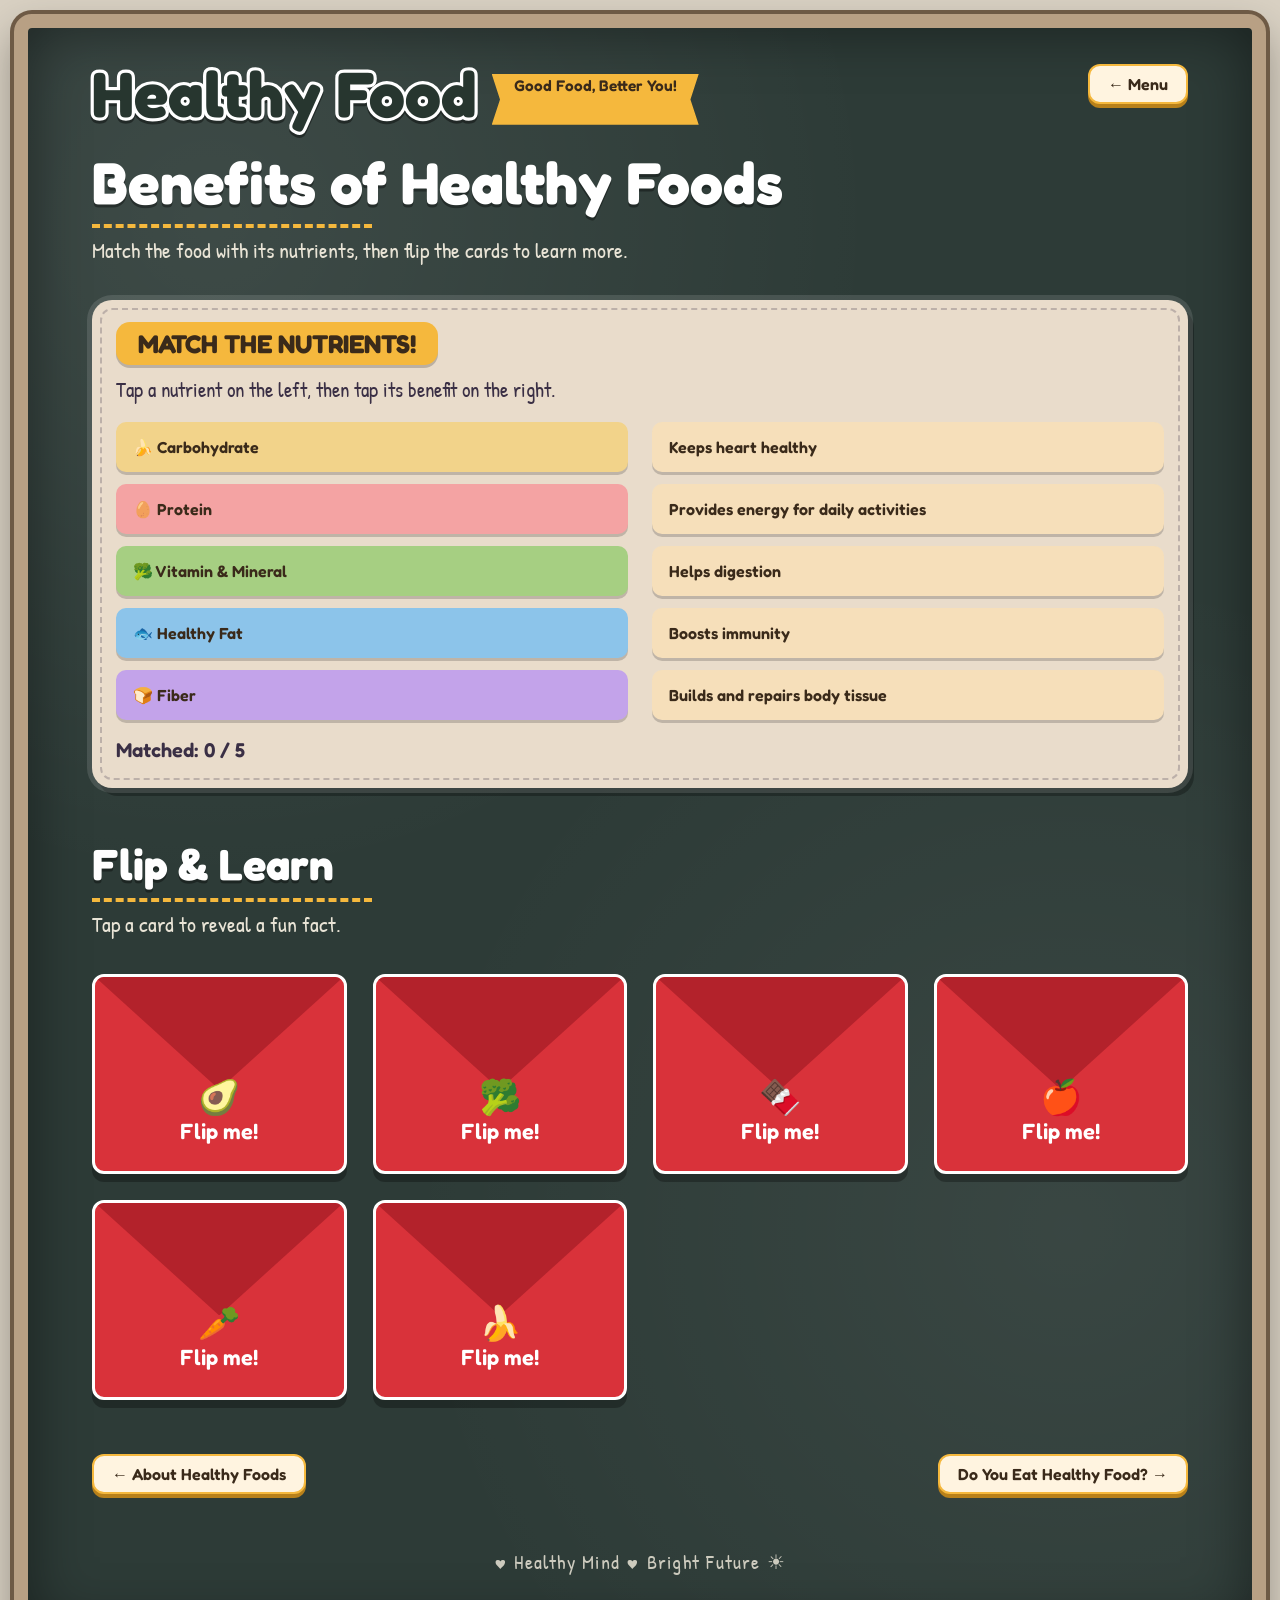
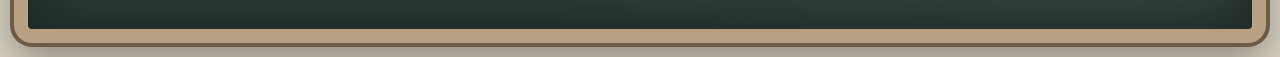
<file: benefits.html>
<!DOCTYPE html>
<html lang="en">
<head>
<meta charset="UTF-8">
<meta name="viewport" content="width=device-width, initial-scale=1">
<title>Benefits of Health Foods</title>
<link rel="preconnect" href="https://fonts.googleapis.com">
<link rel="preconnect" href="https://fonts.gstatic.com" crossorigin>
<link href="https://fonts.googleapis.com/css2?family=Fredoka:wght@500;600;700&family=Patrick+Hand&display=swap" rel="stylesheet">
<link rel="stylesheet" href="style.css">
<link rel="icon" type="image/png" href="hfwebsitelogo.png">
</head>
<body>
  <header class="top">
    <a class="logo" href="index.html"><span>Healthy</span><span>Food</span><small>Good Food, Better You!</small></a>
    <a class="btn" href="index.html">← Menu</a>
  </header>

  <h1 class="page-title reveal">Benefits of Healthy Foods</h1>
  <p class="lead reveal" style="--d:.1s">Match the food with its nutrients, then flip the cards to learn more.</p>

  <!-- MATCH THE NUTRIENTS -->
  <section class="panel reveal" style="--d:.2s">
    <h2>Match the nutrients!</h2>
    <p class="hint">Tap a nutrient on the left, then tap its benefit on the right.</p>
    <div class="match">
      <div class="col" id="left"></div>
      <div class="col" id="right"></div>
    </div>
    <p class="score">Matched: <span id="count">0</span> / 5</p>
    <p class="win" id="win">🎉 Perfect! You matched every nutrient.</p>
  </section>

  <!-- FLIP & LEARN -->
  <h2 class="page-title reveal" style="--d:.3s; font-size:clamp(26px,3.4vw,46px); margin-top:6vh">Flip &amp; Learn</h2>
  <p class="lead reveal" style="--d:.35s">Tap a card to reveal a fun fact.</p>
  <section class="grid flips" id="flips"></section>

  <nav class="pager">
    <a class="btn" href="about.html">← About Healthy Foods</a>
    <a class="btn" href="quiz.html">Do You Eat Healthy Food? →</a>
  </nav>

<script>
  const pairs = [
    { id: 1, icon: '🍌', n: 'Carbohydrate',   b: 'Provides energy for daily activities' },
    { id: 2, icon: '🥚', n: 'Protein',        b: 'Builds and repairs body tissue' },
    { id: 3, icon: '🥦', n: 'Vitamin & Mineral', b: 'Boosts immunity' },
    { id: 4, icon: '🐟', n: 'Healthy Fat',    b: 'Keeps heart healthy' },
    { id: 5, icon: '🍞', n: 'Fiber',          b: 'Helps digestion' }
  ];
  const shuffle = a => a.map(v => [Math.random(), v]).sort((x, y) => x[0] - y[0]).map(x => x[1]);
  const left = document.getElementById('left'), right = document.getElementById('right');
  let picked = null, matched = 0;

  pairs.forEach(p => {
    const b = document.createElement('button');
    b.className = 'chip nut-' + p.id; b.dataset.id = p.id; b.dataset.side = 'L';
    b.textContent = p.icon + '  ' + p.n; left.appendChild(b);
  });
  shuffle(pairs).forEach(p => {
    const b = document.createElement('button');
    b.className = 'chip'; b.dataset.id = p.id; b.dataset.side = 'R';
    b.textContent = p.b; right.appendChild(b);
  });

  document.querySelector('.match').addEventListener('click', e => {
    const c = e.target.closest('.chip');
    if (!c || c.classList.contains('done')) return;
    if (c.dataset.side === 'L') {
      document.querySelectorAll('.chip.sel').forEach(x => x.classList.remove('sel'));
      picked = c; c.classList.add('sel'); return;
    }
    if (!picked) return;
    if (picked.dataset.id === c.dataset.id) {
      picked.classList.remove('sel'); picked.classList.add('done'); c.classList.add('done');
      c.classList.add('nut-' + c.dataset.id);
      picked = null; matched++;
      document.getElementById('count').textContent = matched;
      if (matched === 5) document.getElementById('win').classList.add('on');
    } else {
      c.classList.add('wrong'); setTimeout(() => c.classList.remove('wrong'), 450);
    }
  });

  const facts = [
    ['🥑', 'Avocados actually contain more potassium than bananas.'],
    ['🥦', 'Ounce for ounce, fresh broccoli has more Vitamin C than an orange.'],
    ['🍫', 'High-quality dark chocolate is rich in antioxidants, fiber, and iron.'],
    ['🍎', 'About 25% of an apple is air, which is why apples float.'],
    ['🥕', 'Many original carrots were purple, yellow, or white, not orange.'],
    ['🍌', 'Botanically, bananas are berries, but strawberries are not.']
  ];
  const fl = document.getElementById('flips');
  facts.forEach(([i, t]) => {
    const b = document.createElement('button');
    b.className = 'flip'; b.setAttribute('aria-label', 'Flip card');
    b.innerHTML = `<div class="flip-in"><div class="face front"><div><span>${i}</span>Flip me!</div></div><div class="face back">${t}</div></div>`;
    b.addEventListener('click', () => b.classList.toggle('on'));
    fl.appendChild(b);
  });
</script>
</body>
</html>
</file>
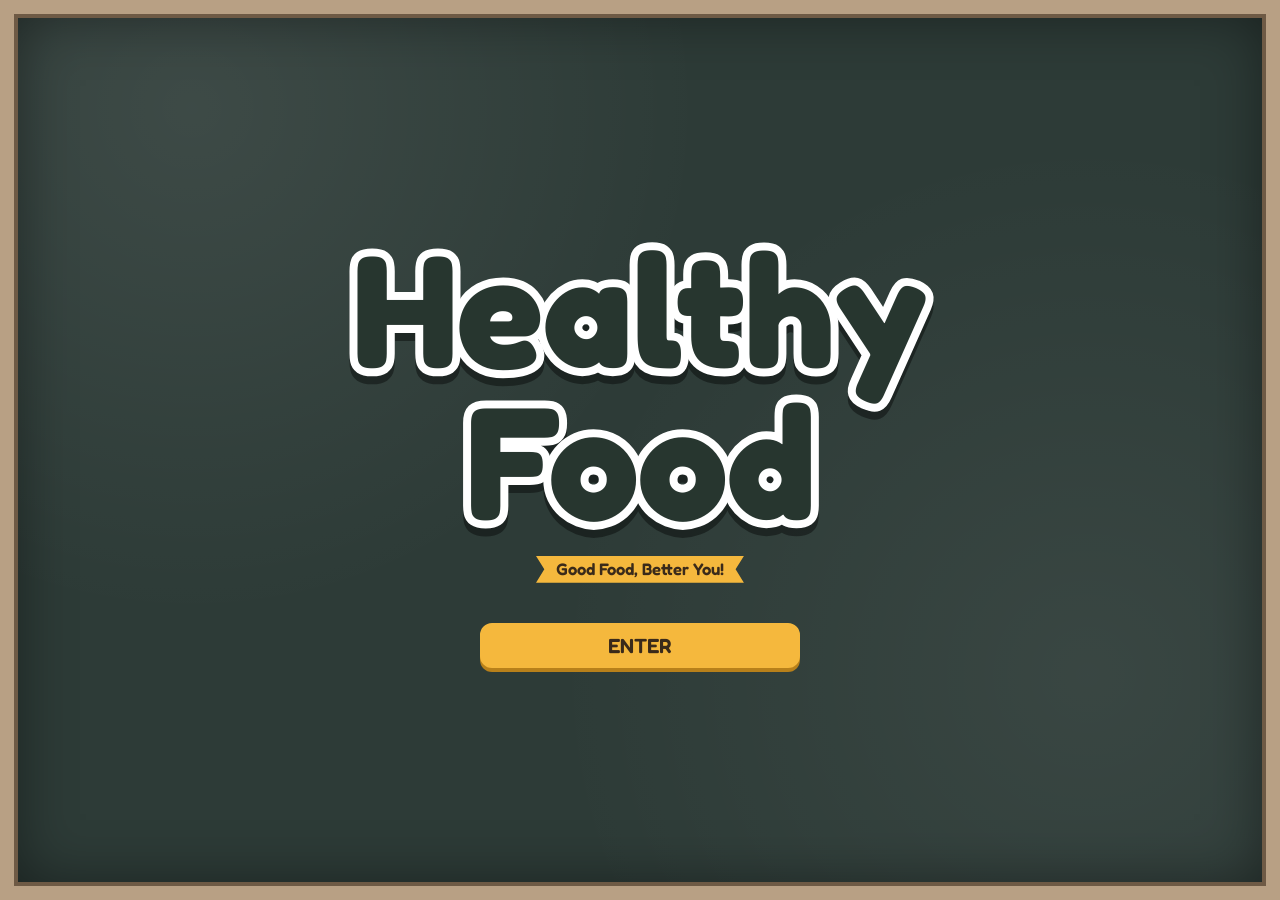
<file: index (4).html>
<!DOCTYPE html>
<html lang="en">
<head>
<meta charset="UTF-8">
<meta name="viewport" content="width=device-width, initial-scale=1">
<title>Healthy Food</title>
<link rel="preconnect" href="https://fonts.googleapis.com">
<link rel="preconnect" href="https://fonts.gstatic.com" crossorigin>
<link href="https://fonts.googleapis.com/css2?family=Fredoka:wght@500;600;700&family=Patrick+Hand&display=swap" rel="stylesheet">
<style>
  :root {
    --red: #ff353b;
    --navy: #1b1438;
    --grey: #c9cfd6;
    --accent: #f4f26b;
    --white: #ffffff;
    --ease: cubic-bezier(.65, 0, .25, 1);
  }
  * { box-sizing: border-box; margin: 0; padding: 0; }
  html, body { height: 100%; }
  body {
    background: var(--red);
    font-family: 'Outfit', 'Poppins', 'Segoe UI', sans-serif;
    color: var(--white);
    overflow: hidden;
  }

  .screen { position: fixed; inset: 0; }

  /* ---------- Title (shared look on both pages) ---------- */
  .title {
    display: flex;
    font-weight: 900; line-height: .9; letter-spacing: -.01em; text-transform: uppercase;
  }
  .title span { display: block; white-space: nowrap; will-change: transform; }
  .tagline { font-weight: 800; width: fit-content; will-change: transform; }

  /* ---------- Landing ---------- */
  #landing {
    display: flex; flex-direction: column; align-items: center; justify-content: center;
    text-align: center; padding: 0 5vw;
  }
  #landing .title { flex-direction: column; align-items: center; font-size: clamp(64px, 12.5vw, 190px); }
  #landing .tagline { font-size: clamp(14px, 1.3vw, 20px); margin-top: 2.2vh; }

  .btn {
    display: inline-block; text-decoration: none; cursor: pointer;
    background: var(--navy); color: var(--white);
    font-family: inherit; font-weight: 800; font-size: clamp(16px, 1.6vw, 22px);
    border: 2px solid rgba(255,255,255,.18); border-radius: 12px;
    transition: transform .2s ease, box-shadow .2s ease, background .2s ease;
  }
  .btn:hover { transform: translateY(-3px) scale(1.03); box-shadow: 0 10px 24px rgba(0,0,0,.3); background: #26204d; }
  .btn:active { transform: translateY(0) scale(.98); }
  .btn:focus-visible { outline: 3px solid var(--accent); outline-offset: 3px; }

  #enter {
    margin-top: 4.5vh; width: min(320px, 70vw); padding: 8px 0; text-transform: uppercase;
    /* comes back in after the title has settled (when returning from page 2) */
    transition: opacity .5s ease .55s, transform .5s ease .55s, box-shadow .2s ease, background .2s ease;
  }
  body.entered #enter {
    opacity: 0; transform: translateY(18px); pointer-events: none;
    transition: opacity .35s ease, transform .35s ease;
  }

  /* ---------- Menu ---------- */
  #menu { pointer-events: none; }
  body.entered #menu { pointer-events: auto; }

  #menu .head { position: absolute; top: 6vh; left: 6vw; }
  #menu .title { flex-direction: row; gap: .26em; align-items: flex-start; font-size: clamp(40px, 6.2vw, 96px); }
  #menu .tagline { margin-top: 6px; font-size: clamp(12px, 1vw, 15px); }

  /* only one copy of the title is visible at a time; the swap happens after the morph */
  #menu .head .title, #menu .head .tagline { visibility: hidden; }
  body.head-on #menu .head .title, body.head-on #menu .head .tagline { visibility: visible; }
  body.head-on #landing .title, body.head-on #landing .tagline { visibility: hidden; }

  .path {
    position: absolute; left: 6vw; right: 6vw; top: 50%; transform: translateY(-50%);
    display: flex; align-items: flex-end; justify-content: space-between;
  }

  .node {
    position: relative; padding-top: 34px; flex: 0 0 auto;
    opacity: 0; transform: translateY(28px);
    transition: opacity .35s ease, transform .35s ease;
  }
  body.entered .node {
    opacity: 1; transform: none;
    transition: opacity .7s ease var(--d), transform .9s cubic-bezier(.2, .9, .3, 1.08) var(--d);
  }
  .node:nth-child(1) { --d: .6s; }
  .node:nth-child(3) { --d: .8s; }
  .node:nth-child(5) { --d: 1s; }

  /* grey tab + icon above the button */
  .node::before {
    content: ""; position: absolute; left: 8%; right: 8%; top: 22px; height: 34px;
    background: var(--grey); border-radius: 18px 18px 0 0;
  }
  .icon {
    position: absolute; left: 50%; top: 0; transform: translateX(-50%);
    width: 56px; height: 56px; border-radius: 50%; background: var(--grey);
    display: grid; place-items: center;
  }
  .icon svg { width: 30px; height: 30px; stroke: #000; fill: none; stroke-width: 2.2; stroke-linecap: round; stroke-linejoin: round; }

  .card {
    position: relative; z-index: 2; display: block; text-decoration: none; color: var(--white);
    background: var(--navy); border: 2px solid var(--accent); border-radius: 10px;
    padding: 16px 28px; font-weight: 800; font-size: clamp(15px, 1.5vw, 22px); text-align: center; white-space: nowrap;
    box-shadow: 0 10px 22px rgba(0,0,0,.28);
    transition: transform .2s ease, box-shadow .2s ease, background .2s ease;
  }
  .card:hover { transform: translateY(-4px) scale(1.04); box-shadow: 0 16px 30px rgba(0,0,0,.35); background: #26204d; }
  .card:active { transform: scale(.97); }
  .card:focus-visible { outline: 3px solid var(--white); outline-offset: 4px; }

  /* dashed connectors that draw in */
  .link {
    flex: 1 1 0; height: 0; margin-bottom: 30px; min-width: 20px;
    border-top: 3px dashed rgba(255,255,255,.85);
    transform: scaleX(0); transform-origin: left;
    transition: transform .3s ease;
  }
  body.entered .link { transform: scaleX(1); transition: transform .7s var(--ease) var(--d); }
  .link:nth-child(2) { --d: .95s; }
  .link:nth-child(4) { --d: 1.15s; }

  .back { position: absolute; right: 6vw; top: 6vh; padding: 8px 18px; font-size: 15px; opacity: 0; transition: opacity .3s ease; }
  body.entered .back { opacity: 1; transition: opacity .6s ease 1.1s; }

  /* ---------- Fun fact ---------- */
  .funfact {
    position: absolute; left: 50%; bottom: 7vh; transform: translateX(-50%);
    width: min(760px, 88vw); text-align: center;
    font-size: clamp(14px, 1.4vw, 20px); font-weight: 600; line-height: 1.4;
    opacity: 0; transition: opacity .3s ease;
  }
  .funfact b { font-weight: 900; text-transform: uppercase; letter-spacing: .04em; }
  body.entered .funfact { opacity: 1; transition: opacity .8s ease 1.3s; }

  /* ---------- Mobile ---------- */
  @media (max-width: 860px) {
    .path { flex-direction: column; align-items: center; top: 56%; }
    .link {
      flex: 0 0 40px; width: 0; border-top: 0; border-left: 3px dashed rgba(255,255,255,.85);
      margin: 0; transform: scaleY(0); transform-origin: top;
    }
    body.entered .link { transform: scaleY(1); }
    .node { padding-top: 30px; }
  }

  @media (prefers-reduced-motion: reduce) {
    *, *::before { transition-duration: .01s !important; transition-delay: 0s !important; }
  }
  /* ================= POSTER THEME (chalkboard + wooden frame) ================= */
  html { background: #d9d1c3; }
  body {
    font-family: 'Fredoka', 'Segoe UI', sans-serif;
    background:
      radial-gradient(circle at 15% 12%, rgba(255,255,255,.08), transparent 38%),
      radial-gradient(circle at 85% 75%, rgba(255,255,255,.06), transparent 42%),
      #2d3b37;
  }
  body::before {
    content: ""; position: fixed; inset: 0; z-index: 50; pointer-events: none;
    border: 14px solid #b8a084;
    box-shadow: inset 0 0 0 4px #6e5a45, inset 0 0 60px rgba(0,0,0,.45);
  }

  /* sticker title */
  .title { font-family: 'Fredoka', sans-serif; font-weight: 700; text-transform: none; letter-spacing: 0; line-height: .95; }
  .title span {
    color: #27362f; -webkit-text-stroke: .1em #fff; paint-order: stroke fill;
    filter: drop-shadow(0 .05em 0 rgba(0,0,0,.4));
  }
  /* yellow ribbon tagline */
  .tagline {
    font-weight: 600; background: #f5b83d; color: #3a2a1a;
    padding: .2em 1.2em; clip-path: polygon(0 0, 100% 0, 96% 50%, 100% 100%, 0 100%, 4% 50%);
  }

  .btn {
    background: #fff4e0; color: #3a2a1a; border: 2px solid #f5b83d; font-weight: 600;
    box-shadow: 0 4px 0 #b8801a;
  }
  .btn:hover { background: #fff; box-shadow: 0 6px 0 #b8801a; }
  .btn:active { box-shadow: 0 1px 0 #b8801a; }
  #enter { background: #f5b83d; }
  #enter:hover { background: #ffc94f; }

  /* menu tabs in the poster's orange / green / purple */
  .node:nth-child(1) { --c: #f5a04a; --cd: #b85a12; }
  .node:nth-child(3) { --c: #7bbf5f; --cd: #3f7d2c; }
  .node:nth-child(5) { --c: #a77de0; --cd: #6c3fb0; }
  .node::before { background: var(--c); }
  .icon { background: var(--c); }
  .card {
    background: #fff7e8; color: var(--cd); border: 3px solid var(--c); font-weight: 600;
    box-shadow: 0 6px 0 var(--c), 0 12px 22px rgba(0,0,0,.3);
  }
  .card:hover { background: #fff; box-shadow: 0 8px 0 var(--c), 0 16px 28px rgba(0,0,0,.35); }
  .card:focus-visible { outline-color: #f4f26b; }

  /* fun fact as a speech bubble */
  .funfact {
    background: #fff; color: #3a2f45; padding: 14px 26px; border-radius: 30px; border: 2px dashed #bfb8c9;
    font-family: 'Patrick Hand', sans-serif; font-weight: 400; font-size: clamp(16px, 1.6vw, 22px);
    box-shadow: 0 5px 0 rgba(0,0,0,.25);
  }
  .funfact b { font-family: 'Fredoka', sans-serif; color: #d9701a; }
  /* 4th button: Basket Catch (4 tabs, so tighter cards + earlier stacking) */
  .node:nth-child(7) { --c: #5bb0e6; --cd: #2a78ad; --d: 1.2s; }
  .link:nth-child(6) { --d: 1.35s; }
  .card { padding: 16px 20px; font-size: clamp(14px, 1.3vw, 20px); }
  @media (max-width: 1100px) {
    .path { flex-direction: column; align-items: center; top: 56%; }
    .link {
      flex: 0 0 28px; width: 0; border-top: 0; border-left: 3px dashed rgba(255,255,255,.85);
      margin: 0; transform: scaleY(0); transform-origin: top;
    }
    body.entered .link { transform: scaleY(1); }
    .node { padding-top: 28px; }
  }
  /* hover / keyboard-focus description bubbles on the menu buttons */
  .card:hover, .card:focus-visible { z-index: 20; }
  .card::after {
    content: attr(data-desc);
    position: absolute; left: 50%; top: calc(100% + 16px);
    width: max-content; max-width: min(260px, 80vw);
    transform: translate(-50%, 6px);
    background: #fff; color: #3a2f45; padding: 12px 18px; border-radius: 18px; border: 2px dashed #bfb8c9;
    font-family: 'Patrick Hand', sans-serif; font-weight: 400; font-size: clamp(16px, 1.4vw, 20px); line-height: 1.25;
    white-space: normal; text-align: center;
    box-shadow: 0 5px 0 rgba(0,0,0,.25);
    opacity: 0; visibility: hidden; pointer-events: none;
    transition: opacity .2s ease, transform .2s ease, visibility .2s;
  }
  .card::before {
    content: ""; position: absolute; left: 50%; top: calc(100% + 9px);
    width: 14px; height: 14px; background: #fff; border-left: 2px dashed #bfb8c9; border-top: 2px dashed #bfb8c9;
    transform: translate(-50%, 6px) rotate(45deg); z-index: 1;
    opacity: 0; visibility: hidden; pointer-events: none;
    transition: opacity .2s ease, transform .2s ease, visibility .2s;
  }
  .card:hover::after, .card:focus-visible::after { opacity: 1; visibility: visible; transform: translate(-50%, 0); }
  .card:hover::before, .card:focus-visible::before { opacity: 1; visibility: visible; transform: translate(-50%, 0) rotate(45deg); }
</style>
</head>
<body>

<!-- ================= PAGE 1: LANDING ================= -->
<section id="landing" class="screen">
  <h1 class="title"><span>Healthy</span><span>Food</span></h1>
  <p class="tagline">Good Food, Better You!</p>
  <button id="enter" class="btn">Enter</button>
</section>

<!-- ================= PAGE 2: MENU ================= -->
<section id="menu" class="screen">
  <div class="head">
    <h2 class="title"><span>Healthy</span><span>Food</span></h2>
    <p class="tagline">Good Food, Better You!</p>
  </div>

  <!-- Optional: go back to the landing page -->
  <button id="back" class="btn back">← Back</button>

  <!--
    ★ TO ADD YOUR LINKS ★
    Replace each href="#" below with your page / game link, e.g. href="about.html"
    or href="https://example.com". While href="#", the button does nothing.
  -->
  <div class="path">
    <div class="node">
      <div class="icon">
        <svg viewBox="0 0 24 24"><circle cx="12" cy="12" r="9"/><line x1="12" y1="11" x2="12" y2="17"/><circle cx="12" cy="7.5" r=".6"/></svg>
      </div>
      <a class="card" id="btn-about" href="about.html" data-desc="What is healthy food? And what makes healthy food important?">About Healthy Foods</a>
    </div>

    <div class="link"></div>

    <div class="node">
      <div class="icon">
        <svg viewBox="0 0 24 24" style="fill:#000;stroke:none"><path d="M12 22c0-5 0-8 2-11C11 12 6 12 4 9c0-1 .5-2 2-2 3 0 6 1.500 7.500 4C14 7 16 4 20 2c1 5-1 9-5 11-1 1.500-1 4-1 9h-2z"/></svg>
      </div>
      <a class="card" id="btn-benefits" href="benefits.html" data-desc="What benefits does healthy food give to the human body?">Benefits of Health Foods</a>
    </div>

    <div class="link"></div>

    <div class="node">
      <div class="icon">
        <svg viewBox="0 0 24 24"><circle cx="12" cy="12" r="9"/><path d="M9.200 9.500a2.900 2.900 0 1 1 4.200 2.600c-.9.500-1.400 1-1.400 2"/><circle cx="12" cy="17.200" r=".6"/></svg>
      </div>
      <a class="card" id="btn-quiz" href="quiz.html" data-desc="Check what healthy things you have done.">Do You Eat Healthy Food?</a>
    </div>

    <div class="link"></div>

    <div class="node">
      <div class="icon">
        <svg viewBox="0 0 24 24"><path d="M3 10h18l-2 10H5z"/><path d="M7 10l5-6 5 6"/></svg>
      </div>
      <a class="card" id="btn-game" href="Basket%20Catch.html" data-desc="Test your knowledge head on by picking the right food!">Play Basket Catch</a>
    </div>
  </div>

  <!-- Fun fact: changes every time you arrive on this page -->
  <p class="funfact" id="funfact"><b>Fun fact:</b><span id="funfact-text"></span></p>
</section>

<script>
  const body = document.body;
  const landing = document.getElementById('landing');
  const head = document.querySelector('#menu .head');
  const funFactText = document.getElementById('funfact-text');

  // ★ Add or edit fun facts here ★
  const funFacts = [
    "About 25% of an apple's volume is made up of air, which is why apples float in water.",
    "Originally, most cultivated carrots grown by farmers were purple, yellow, or white instead of orange.",
    "A single pineapple plant takes about two to three years to produce just one fruit.",
    "Botanically speaking, strawberries are not actually berries, but bananas and avocados are.",
    "Ounce for ounce, fresh broccoli contains more Vitamin C than an orange.",
    "Avocados actually contain more potassium than bananas.",
    "High-quality dark chocolate is rich in antioxidants, fiber, and iron.",
    "Bananas naturally contain a tiny fraction of radioactive potassium."
  ];
  let lastFact = -1;
  function showNewFact() {
    let i;
    do { i = Math.floor(Math.random() * funFacts.length); }
    while (i === lastFact && funFacts.length > 1);
    lastFact = i;
    funFactText.textContent = ' ' + funFacts[i];
  }

  // ---- Seamless title morph ----
  // The big title literally travels to the top-left corner (and back), word by word.
  const REDUCED = matchMedia('(prefers-reduced-motion: reduce)').matches;
  const DURATION = REDUCED ? 1 : 1100;
  const EASE = 'cubic-bezier(.65, 0, .25, 1)';
  const PARTS = '.title span, .tagline';

  function morph(fromRoot, toRoot) {
    const from = [...fromRoot.querySelectorAll(PARTS)];
    const to = [...toRoot.querySelectorAll(PARTS)];
    return from.map((el, i) => {
      const a = el.getBoundingClientRect();
      const b = to[i].getBoundingClientRect();
      el.style.transformOrigin = '0 0';
      return el.animate(
        [
          { transform: 'translate(0px, 0px) scale(1)' },
          { transform: `translate(${b.left - a.left}px, ${b.top - a.top}px) scale(${b.width / a.width})` }
        ],
        { duration: DURATION, easing: EASE, fill: 'forwards' }
      );
    });
  }

  let busy = false;
  function go(entering) {
    if (busy) return;
    busy = true;

    if (entering) showNewFact();

    const anims = entering ? morph(landing, head) : morph(head, landing);
    body.classList.toggle('entered', entering);   // cards / lines / fun fact animate via CSS

    Promise.all(anims.map(a => a.finished)).then(() => {
      body.classList.toggle('head-on', entering);  // swap which title copy is visible
      anims.forEach(a => a.cancel());              // same frame: no flicker
      busy = false;
    });
  }

  document.getElementById('enter').addEventListener('click', () => go(true));
  document.getElementById('back').addEventListener('click', () => go(false));

  // Buttons whose href is still "#" won't jump the page
  document.querySelectorAll('a[href="#"]').forEach(a =>
    a.addEventListener('click', e => e.preventDefault())
  );
</script>
</body>
</html>
</file>
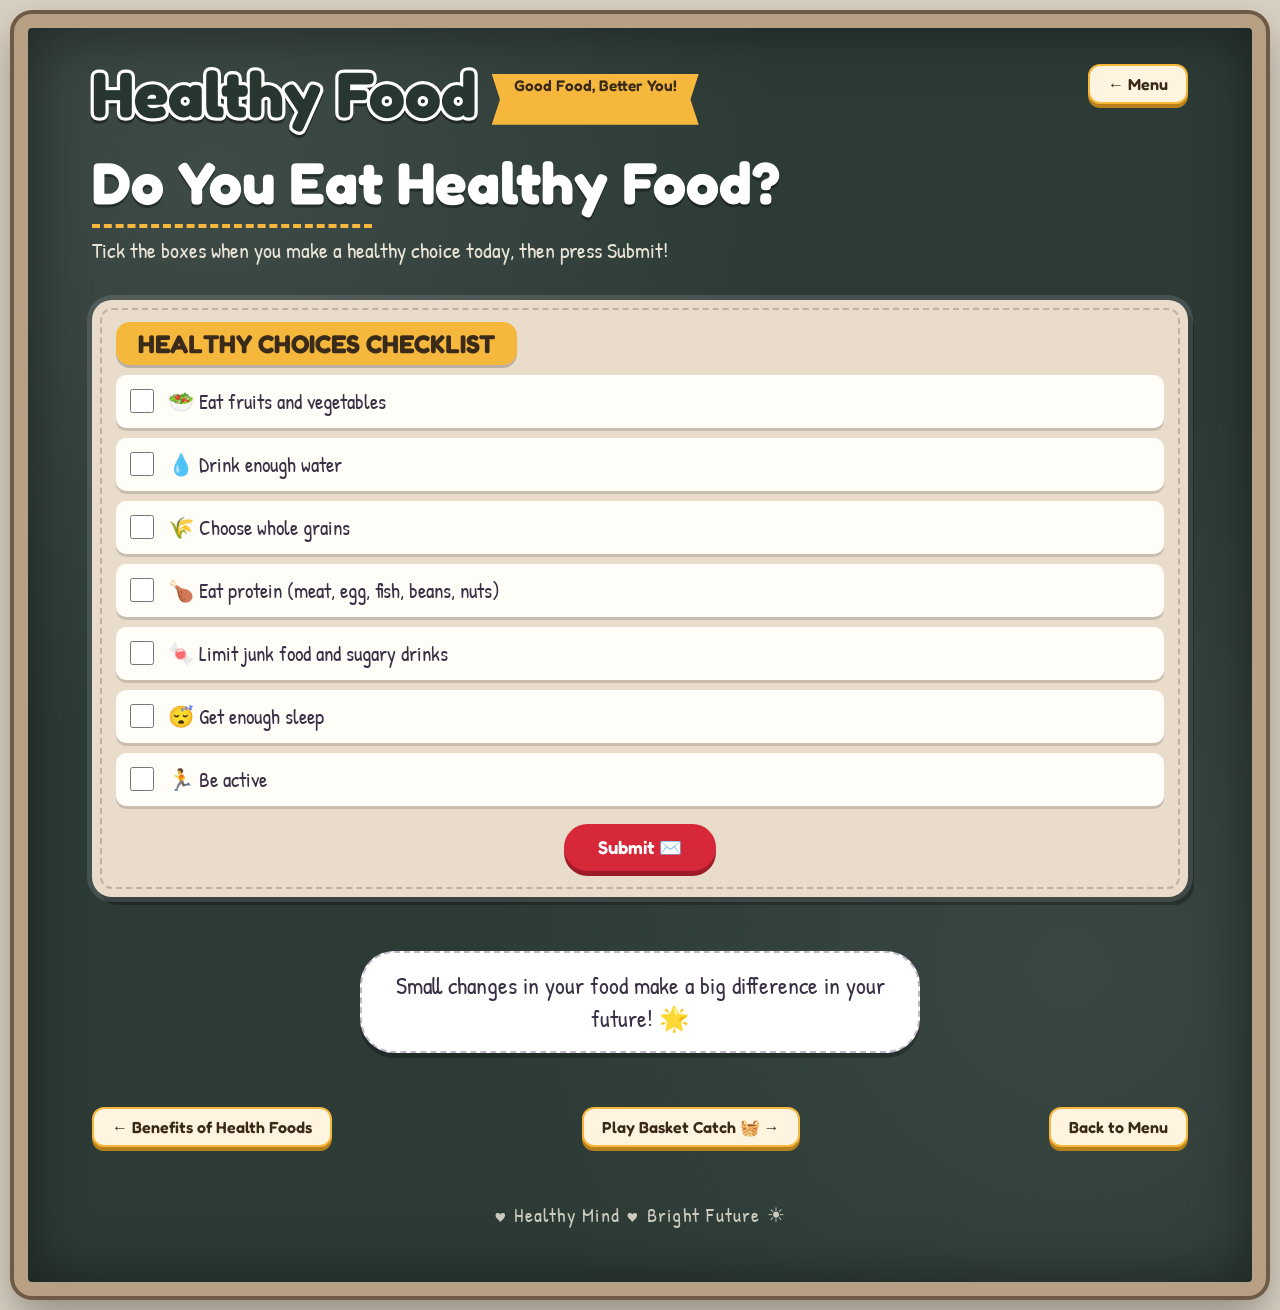
<file: quiz.html>
<!DOCTYPE html>
<html lang="en">
<head>
<meta charset="UTF-8">
<meta name="viewport" content="width=device-width, initial-scale=1">
<title>Do You Eat Healthy Food?</title>
<link rel="preconnect" href="https://fonts.googleapis.com">
<link rel="preconnect" href="https://fonts.gstatic.com" crossorigin>
<link href="https://fonts.googleapis.com/css2?family=Fredoka:wght@500;600;700&family=Patrick+Hand&display=swap" rel="stylesheet">
<link rel="stylesheet" href="style.css">
<link rel="icon" type="image/png" href="hfwebsitelogo.png">
<style>
  /* ---------- Submit button ---------- */
  .submit-row { text-align: center; margin-top: 18px; }
  .submit-btn {
    font-family: 'Fredoka', sans-serif; font-weight: 600; font-size: 1.15rem;
    background: #d62839; color: #fff; border: 0; border-radius: 999px;
    padding: 12px 34px; cursor: pointer; box-shadow: 0 5px 0 #9e1b29;
    transition: transform .15s, box-shadow .15s;
  }
  .submit-btn:hover { transform: translateY(-2px); box-shadow: 0 7px 0 #9e1b29; }
  .submit-btn:active { transform: translateY(3px); box-shadow: 0 2px 0 #9e1b29; }

  /* ---------- Red envelope ---------- */
  .envelope-section { text-align: center; padding: 10px 16px 0; }
  .envelope-section[hidden] { display: none; }
  .env-title { font-family: 'Fredoka', sans-serif; margin: 6px 0 4px; }
  .env-hint { font-family: 'Patrick Hand', cursive; font-size: 1.15rem; margin: 0 0 14px; }

  .env-stage {
    width: min(340px, 92%); margin: 0 auto;
    padding-top: 0; transition: padding-top .7s ease .15s;
  }
  .env-stage.open { padding-top: 185px; }

  .envelope {
    position: relative; width: 100%; height: 220px; cursor: pointer;
    outline: none; animation: wiggle 2.2s ease-in-out infinite;
    filter: drop-shadow(0 10px 14px rgba(0,0,0,.25));
  }
  .envelope:focus-visible { outline: 3px dashed #ffb703; outline-offset: 6px; }
  .envelope.open { animation: none; cursor: default; }
  @keyframes wiggle {
    0%, 100% { transform: rotate(0); }
    8% { transform: rotate(-2.5deg); }
    16% { transform: rotate(2.5deg); }
    24% { transform: rotate(0); }
  }

  .env-back { position: absolute; inset: 0; background: #a71d2a; border-radius: 10px; }
  .env-front {
    position: absolute; inset: 0; border-radius: 10px; z-index: 3;
    background: linear-gradient(180deg, #e63946, #d62839);
    clip-path: polygon(0 0, 50% 52%, 100% 0, 100% 100%, 0 100%);
  }
  .env-front::after {            /* little gold seal */
    content: '🌟'; position: absolute; left: 50%; top: 58%;
    transform: translate(-50%, -50%); font-size: 2rem;
  }
  .env-flap {
    position: absolute; left: 0; right: 0; top: 0; height: 56%;
    background: linear-gradient(180deg, #c81e30, #e03747);
    clip-path: polygon(0 0, 100% 0, 50% 100%);
    transform-origin: top center; z-index: 4;
    transform: perspective(800px) rotateX(0deg);
    transition: transform .6s ease, z-index 0s .3s;
  }
  .envelope.open .env-flap { transform: perspective(800px) rotateX(180deg); z-index: 1; }

  /* The card stays BEHIND the front pocket (z-index 2 < 3), so it slides
     up and out of the envelope instead of popping over it. */
  .env-card {
    position: absolute; left: 7%; right: 7%; top: 14px; height: 196px; z-index: 2;
    background: #fff3b0; border: 3px solid #ffd23f; border-radius: 12px;
    padding: 16px 12px 12px; box-sizing: border-box;
    display: flex; flex-direction: column; align-items: center; justify-content: flex-start;
    transform: translateY(0);
    transition: transform 1s cubic-bezier(.22,.9,.3,1) .5s;
  }
  .envelope.open .env-card { transform: translateY(-172px); }
  .env-card .score { font-family: 'Fredoka', sans-serif; font-weight: 700; font-size: 2.6rem; color: #d62839; line-height: 1; }
  .env-card .headline { font-family: 'Fredoka', sans-serif; font-weight: 600; font-size: 1.25rem; margin: 8px 0 2px; color: #5a3a00; }
  .env-card .sub { font-family: 'Patrick Hand', cursive; font-size: 1.1rem; color: #5a3a00; margin: 0; }
  .env-card .mini { width: 80%; height: 10px; background: #fff; border-radius: 99px; margin-top: 10px; overflow: hidden; border: 2px solid #ffd23f; }
  .env-card .mini i { display: block; height: 100%; width: 0; background: #2a9d4a; transition: width 1s ease 1s; }

  .retry-row { margin-top: 18px; }
  .retry-row[hidden] { display: none; }

  @media (prefers-reduced-motion: reduce) {
    .envelope { animation: none; }
    .env-flap, .env-card, .env-stage, .env-card .mini i { transition-duration: .01s; transition-delay: 0s; }
  }
</style>
</head>
<body>
  <header class="top">
    <a class="logo" href="index.html"><span>Healthy</span><span>Food</span><small>Good Food, Better You!</small></a>
    <a class="btn" href="index.html">← Menu</a>
  </header>

  <h1 class="page-title reveal">Do You Eat Healthy Food?</h1>
  <p class="lead reveal" style="--d:.1s">Tick the boxes when you make a healthy choice today, then press Submit!</p>

  <section class="panel reveal" style="--d:.2s" id="quizPanel">
    <h2>Healthy Choices Checklist</h2>
    <ul class="check" id="check">
      <li><label><input type="checkbox"> 🥗 Eat fruits and vegetables</label></li>
      <li><label><input type="checkbox"> 💧 Drink enough water</label></li>
      <li><label><input type="checkbox"> 🌾 Choose whole grains</label></li>
      <li><label><input type="checkbox"> 🍗 Eat protein (meat, egg, fish, beans, nuts)</label></li>
      <li><label><input type="checkbox"> 🍬 Limit junk food and sugary drinks</label></li>
      <li><label><input type="checkbox"> 😴 Get enough sleep</label></li>
      <li><label><input type="checkbox"> 🏃 Be active</label></li>
    </ul>
    <div class="submit-row">
      <button type="button" class="submit-btn" id="submitBtn">Submit ✉️</button>
    </div>
  </section>

  <section class="envelope-section" id="envSection" hidden aria-live="polite">
    <h2 class="env-title">You got a red envelope! 🧧</h2>
    <p class="env-hint" id="envHint">Tap the envelope to open it!</p>
    <div class="env-stage" id="envStage">
      <div class="envelope" id="envelope" role="button" tabindex="0" aria-label="Open your red envelope">
        <div class="env-back"></div>
        <div class="env-card">
          <div class="score" id="score">0 / 7</div>
          <div class="headline" id="headline"></div>
          <p class="sub" id="sub"></p>
          <div class="mini"><i id="bar"></i></div>
        </div>
        <div class="env-front"></div>
        <div class="env-flap"></div>
      </div>
    </div>
    <div class="retry-row" id="retryRow" hidden>
      <button type="button" class="btn" id="retryBtn">↻ Try again</button>
    </div>
  </section>

  <section class="panel action reveal" style="--d:.4s" id="actionPanel" hidden>
    <h2>Take Action!</h2>
    <p class="hint">Pick one goal for tomorrow:</p>
    <ul id="goals"></ul>
  </section>

  <p class="motto reveal" style="--d:.6s">Small changes in your food make a big difference in your future! 🌟</p>

  <nav class="pager">
    <a class="btn" href="benefits.html">← Benefits of Health Foods</a>
    <a class="btn" href="Basket%20Catch.html">Play Basket Catch 🧺 →</a>
    <a class="btn" href="index.html">Back to Menu</a>
  </nav>

<script>
  const boxes = [...document.querySelectorAll('#check input')];
  const $ = id => document.getElementById(id);
  const submitBtn = $('submitBtn'), envSection = $('envSection'), envelope = $('envelope'),
        envStage = $('envStage'), envHint = $('envHint'), retryRow = $('retryRow'),
        actionPanel = $('actionPanel'), goals = $('goals');

  // Message printed on the card for each score (0–7)
  const msgs = [
    ['Time for a fresh start! 🌱', 'Try one healthy choice today.'],
    ['Good beginning! 🙂', 'Keep going, add one healthy habit at a time.'],
    ['Nice effort! 👍', 'Keep going, you are on the right track.'],
    ['Doing well! 😊', 'Keep going, a few more habits to go.'],
    ['Great job! 🎉', 'Keep going, you are almost a healthy-food hero.'],
    ['Almost perfect! 🌟', 'Just one more habit to go.'],
    ['Awesome! 🏆', 'You are a healthy-food champion!']
  ];
  const msgFor = n => msgs[Math.min(Math.max(n - 1, 0), 6)];

  const tips = [
    'Add one fruit or vegetable to every meal',
    'Swap one sugary drink for water',
    'Choose brown rice or whole-grain bread',
    'Include a protein at breakfast',
    'Keep snacks like nuts or fruit in your bag',
    'Go to bed 30 minutes earlier',
    'Walk or play outside for 20 minutes'
  ];

  function submitQuiz() {
    const n = boxes.filter(b => b.checked).length;
    const [headline, sub] = n === 0 ? msgs[0] : msgFor(n);

    $('score').textContent = `${n} / ${boxes.length}`;
    $('headline').textContent = headline;
    $('sub').textContent = sub;
    $('bar').style.width = '0';
    $('bar').dataset.w = (n / boxes.length * 100) + '%';

    const missing = boxes.map((b, i) => b.checked ? null : tips[i]).filter(Boolean);
    goals.innerHTML = missing.length
      ? missing.slice(0, 3).map(t => `<li>${t}</li>`).join('')
      : '<li>You did them all. Keep it up and share the habit with a friend!</li>';

    // reset envelope to closed and show it
    envelope.classList.remove('open');
    envStage.classList.remove('open');
    retryRow.hidden = true;
    actionPanel.hidden = true;
    envHint.textContent = 'Tap the envelope to open it!';
    envSection.hidden = false;
    submitBtn.disabled = true;
    submitBtn.style.opacity = .6;
    envSection.scrollIntoView({ behavior: 'smooth', block: 'center' });
  }

  function openEnvelope() {
    if (envelope.classList.contains('open') || envSection.hidden) return;
    envelope.classList.add('open');
    envStage.classList.add('open');
    envHint.textContent = 'Here is your result!';
    requestAnimationFrame(() => { $('bar').style.width = $('bar').dataset.w; });
    setTimeout(() => envStage.scrollIntoView({ behavior: 'smooth', block: 'center' }), 900);
    setTimeout(() => {
      retryRow.hidden = false;
      actionPanel.hidden = false;
    }, 1400);
  }

  function reset() {
    boxes.forEach(b => b.checked = false);
    envSection.hidden = true;
    actionPanel.hidden = true;
    submitBtn.disabled = false;
    submitBtn.style.opacity = 1;
    $('quizPanel').scrollIntoView({ behavior: 'smooth', block: 'start' });
  }

  submitBtn.addEventListener('click', submitQuiz);
  envelope.addEventListener('click', openEnvelope);
  envelope.addEventListener('keydown', e => {
    if (e.key === 'Enter' || e.key === ' ') { e.preventDefault(); openEnvelope(); }
  });
  $('retryBtn').addEventListener('click', reset);
</script>
</body>
</html>
</file>
<file: style.css>
:root {
  --board: #2d3b37;
  --frame: #b8a084;
  --cream: #f6ecdf;
  --paper: #fffdf7;
  --ink: #3a2f45;
  --yellow: #f5b83d;
  --accent: #f4f26b;
}
* { box-sizing: border-box; margin: 0; padding: 0; }
html { background: #d9d1c3; scroll-behavior: smooth; }

/* the whole page is the chalkboard in its wooden frame */
body {
  font-family: 'Patrick Hand', 'Fredoka', 'Segoe UI', sans-serif;
  font-size: 18px;
  color: #fff;
  min-height: calc(100vh - 28px);
  margin: 14px;
  padding: 0 5vw 6vh;
  background:
    radial-gradient(circle at 15% 12%, rgba(255,255,255,.08), transparent 38%),
    radial-gradient(circle at 85% 75%, rgba(255,255,255,.06), transparent 42%),
    var(--board);
  border: 14px solid var(--frame);
  border-radius: 18px;
  box-shadow: 0 0 0 4px #6e5a45, 0 18px 40px rgba(0,0,0,.35), inset 0 0 60px rgba(0,0,0,.45);
}
body::after {
  content: "♥  Healthy Mind  ♥  Bright Future  ☀";
  display: block; text-align: center; margin-top: 6vh;
  font-size: clamp(16px, 1.6vw, 22px); letter-spacing: .06em; color: #e9e4d6; opacity: .85;
}

/* ---------- header: sticker title + yellow ribbon ---------- */
.top { display: flex; justify-content: space-between; align-items: flex-start; padding: 4vh 0 3vh; gap: 20px; }
.logo {
  text-decoration: none; font-family: 'Fredoka', sans-serif; font-weight: 700;
  line-height: .95; font-size: clamp(34px, 5vw, 70px);
  display: flex; gap: .24em; flex-wrap: wrap; color: #27362f;
}
.logo span {
  color: #27362f; -webkit-text-stroke: .1em #fff; paint-order: stroke fill;
  filter: drop-shadow(0 .05em 0 rgba(0,0,0,.4));
}
.logo small {
  display: block; width: fit-content; margin-top: 10px;
  font-size: clamp(13px, 1.2vw, 18px); font-weight: 600;
  background: var(--yellow); color: #3a2a1a; padding: 5px 22px;
  clip-path: polygon(0 0, 100% 0, 96% 50%, 100% 100%, 0 100%, 4% 50%);
}

.btn {
  display: inline-block; text-decoration: none; cursor: pointer;
  font-family: 'Fredoka', sans-serif; font-weight: 600; font-size: 16px;
  background: #fff4e0; color: #3a2a1a; border: 2px solid var(--yellow); border-radius: 12px; padding: 8px 18px;
  box-shadow: 0 4px 0 #b8801a;
  transition: transform .15s ease, box-shadow .15s ease, background .15s ease;
}
.btn:hover { transform: translateY(-2px); background: #fff; box-shadow: 0 6px 0 #b8801a; }
.btn:active { transform: translateY(3px); box-shadow: 0 1px 0 #b8801a; }
.btn:focus-visible { outline: 3px solid var(--accent); outline-offset: 3px; }

.page-title {
  font-family: 'Fredoka', sans-serif; font-weight: 700; color: #fff;
  font-size: clamp(32px, 4.6vw, 62px); line-height: 1.05; margin-bottom: 8px;
  text-shadow: 0 3px 0 rgba(0,0,0,.35);
}
.page-title::after { content: ""; display: block; width: min(280px, 50%); border-top: 4px dashed var(--yellow); margin-top: 10px; }
.lead { font-size: clamp(18px, 1.7vw, 24px); color: #e9e4d6; margin-bottom: 4vh; max-width: 760px; line-height: 1.3; }

.pager { display: flex; justify-content: space-between; gap: 12px; margin-top: 6vh; flex-wrap: wrap; }

.reveal { opacity: 0; transform: translateY(26px); animation: up .8s cubic-bezier(.2,.9,.3,1.08) forwards; animation-delay: var(--d, 0s); }
@keyframes up { to { opacity: 1; transform: none; } }

/* ---------- Exposition cards (About): colored card + cream tab + white note ---------- */
.grid { display: grid; gap: 26px; }
.exposition { grid-template-columns: repeat(auto-fit, minmax(230px, 1fr)); }
.ecard {
  position: relative; background: var(--c); border-radius: 18px; padding: 16px 16px 20px;
  box-shadow: 0 0 0 5px rgba(255,255,255,.14), 6px 8px 0 rgba(0,0,0,.28);
  transition: transform .25s ease;
}
.ecard:hover { transform: translateY(-6px) rotate(-.8deg); }
.ecard h3 {
  position: relative; width: fit-content; margin: -4px auto 14px; padding: 6px 24px;
  font-family: 'Fredoka', sans-serif; font-weight: 700; font-size: 20px; letter-spacing: .02em; text-transform: uppercase;
  background: var(--paper); color: var(--cd); border-radius: 14px; box-shadow: 0 3px 0 rgba(0,0,0,.2);
}
.ecard p {
  background: var(--paper); color: var(--ink); border-radius: 8px; padding: 18px 16px 46px;
  font-size: 21px; line-height: 1.3; text-align: center; box-shadow: 0 4px 0 rgba(0,0,0,.15);
}
.ecard .emoji { position: absolute; right: 30px; bottom: 30px; font-size: 28px; padding: 0; }
.ecard.thesis { --c: #f5a04a; --cd: #c4601a; }
.ecard.a1 { --c: #7bbf5f; --cd: #3f7d2c; }
.ecard.a2 { --c: #5bb0e6; --cd: #2a78ad; }
.ecard.a3 { --c: #a77de0; --cd: #6c3fb0; }
.ecard.re { --c: #f5a04a; --cd: #c4601a; }

/* ---------- Beige panels with yellow tab labels ---------- */
.panel {
  background: #e9dccb; color: var(--ink); border-radius: 20px; padding: 30px 24px 26px;
  box-shadow: 0 0 0 5px rgba(255,255,255,.12), 6px 8px 0 rgba(0,0,0,.28);
  outline: 2px dashed rgba(58,47,69,.25); outline-offset: -10px;
}
.panel h2 {
  display: inline-block; margin: -8px 0 10px; padding: 6px 22px; border-radius: 14px;
  font-family: 'Fredoka', sans-serif; font-weight: 700; text-transform: uppercase; font-size: clamp(18px, 2vw, 26px);
  background: var(--yellow); color: #3a2a1a; box-shadow: 0 3px 0 rgba(0,0,0,.2);
}
.panel .hint { font-size: 21px; margin-bottom: 18px; }

/* ---------- Match nutrients ---------- */
.match { display: grid; grid-template-columns: 1fr 1fr; gap: 24px; position: relative; }
.col { display: flex; flex-direction: column; gap: 12px; }
.chip {
  border: 3px solid transparent; border-radius: 10px; padding: 12px 14px; text-align: left;
  font-family: 'Fredoka', sans-serif; font-weight: 600; font-size: 16px; cursor: pointer; color: #3a2a1a;
  background: #f6dfba; box-shadow: 0 3px 0 rgba(0,0,0,.18);
  transition: transform .15s ease, border-color .15s ease;
}
.chip:hover { transform: translateY(-2px); }
.chip.sel { border-color: #3a2f45; transform: scale(1.03); }
.chip.done { cursor: default; border-color: #2e8b3d; }
.chip.done::after { content: "  ✓"; color: #2e8b3d; font-weight: 700; }
.chip.wrong { animation: shake .4s; border-color: #d9323a; }
@keyframes shake { 25% { transform: translateX(-6px); } 75% { transform: translateX(6px); } }
.nut-1 { background: #f2d38a; } .nut-2 { background: #f4a3a3; } .nut-3 { background: #a6cf82; }
.nut-4 { background: #8cc4ea; } .nut-5 { background: #c3a3ea; }
.score { margin-top: 18px; font-family: 'Fredoka', sans-serif; font-weight: 600; font-size: 20px; }
.win { display: none; margin-top: 10px; background: var(--board); color: #fff; padding: 12px 16px; border-radius: 12px; font-size: 21px; }
.win.on { display: block; animation: up .6s forwards; }

/* ---------- Flip & Learn: red envelope that opens to a yellow card ---------- */
.flips { grid-template-columns: repeat(auto-fit, minmax(210px, 1fr)); }
.flip { perspective: 900px; height: 200px; cursor: pointer; background: none; border: 0; font-family: inherit; }
.flip-in { position: relative; width: 100%; height: 100%; transition: transform .7s cubic-bezier(.2,.8,.2,1); transform-style: preserve-3d; }
.flip.on .flip-in { transform: rotateY(180deg); }
.face { position: absolute; inset: 0; backface-visibility: hidden; border-radius: 12px; display: grid; place-items: center; padding: 18px; text-align: center; box-shadow: 0 8px 0 rgba(0,0,0,.28); overflow: hidden; }
.front { background: #d9323a; border: 3px solid #fff; color: #fff; font-family: 'Fredoka', sans-serif; font-weight: 600; font-size: 22px; }
.front::before { content: ""; position: absolute; left: 0; right: 0; top: 0; height: 58%; background: #b3222b; clip-path: polygon(0 0, 100% 0, 50% 100%); }
.front div { position: relative; z-index: 1; margin-top: 36%; }
.front span { display: block; font-size: 34px; line-height: 1; margin-bottom: 4px; }
.back {
  background: repeating-linear-gradient(115deg, #f8dc4e 0 6px, #f5cf2f 6px 9px);
  color: #3a2a1a; border: 3px solid #fff; transform: rotateY(180deg);
  font-size: 22px; line-height: 1.3;
}

/* ---------- Checklist ---------- */
.check { list-style: none; display: grid; gap: 10px; }
.check label { display: flex; align-items: center; gap: 14px; padding: 12px 14px; background: var(--paper); color: var(--ink); border-radius: 10px; font-size: 21px; cursor: pointer; box-shadow: 0 3px 0 rgba(0,0,0,.14); transition: background .2s, transform .15s; }
.check label:hover { transform: translateX(4px); }
.check input { width: 24px; height: 24px; accent-color: #2e8b3d; cursor: pointer; flex: none; }
.check label:has(input:checked) { background: #e1f3d8; }
.meter { height: 22px; background: rgba(58,47,69,.18); border-radius: 12px; overflow: hidden; margin: 18px 0 8px; }
.meter i { display: block; height: 100%; width: 0; background: linear-gradient(90deg, #f5a04a, #7bbf5f); transition: width .5s ease; }
.result { font-family: 'Fredoka', sans-serif; font-weight: 600; font-size: clamp(18px, 1.8vw, 24px); }
.result small { display: block; font-family: 'Patrick Hand', sans-serif; font-weight: 400; font-size: 21px; margin-top: 4px; }

.action { margin-top: 28px; }
.action ul { margin: 10px 0 0 22px; font-size: 22px; line-height: 1.6; }

/* ---------- speech bubble ---------- */
.motto {
  width: fit-content; max-width: min(560px, 92%); margin: 6vh auto 0; padding: 16px 30px;
  background: #fff; color: var(--ink); border-radius: 34px; border: 2px dashed #bfb8c9;
  font-size: clamp(19px, 1.9vw, 26px); text-align: center; box-shadow: 0 5px 0 rgba(0,0,0,.25);
}

@media (max-width: 760px) {
  body { margin: 8px; border-width: 8px; min-height: calc(100vh - 16px); }
  .match { grid-template-columns: 1fr; }
}
@media (prefers-reduced-motion: reduce) { *, *::before { animation-duration: .01s !important; transition-duration: .01s !important; } }
</file>
